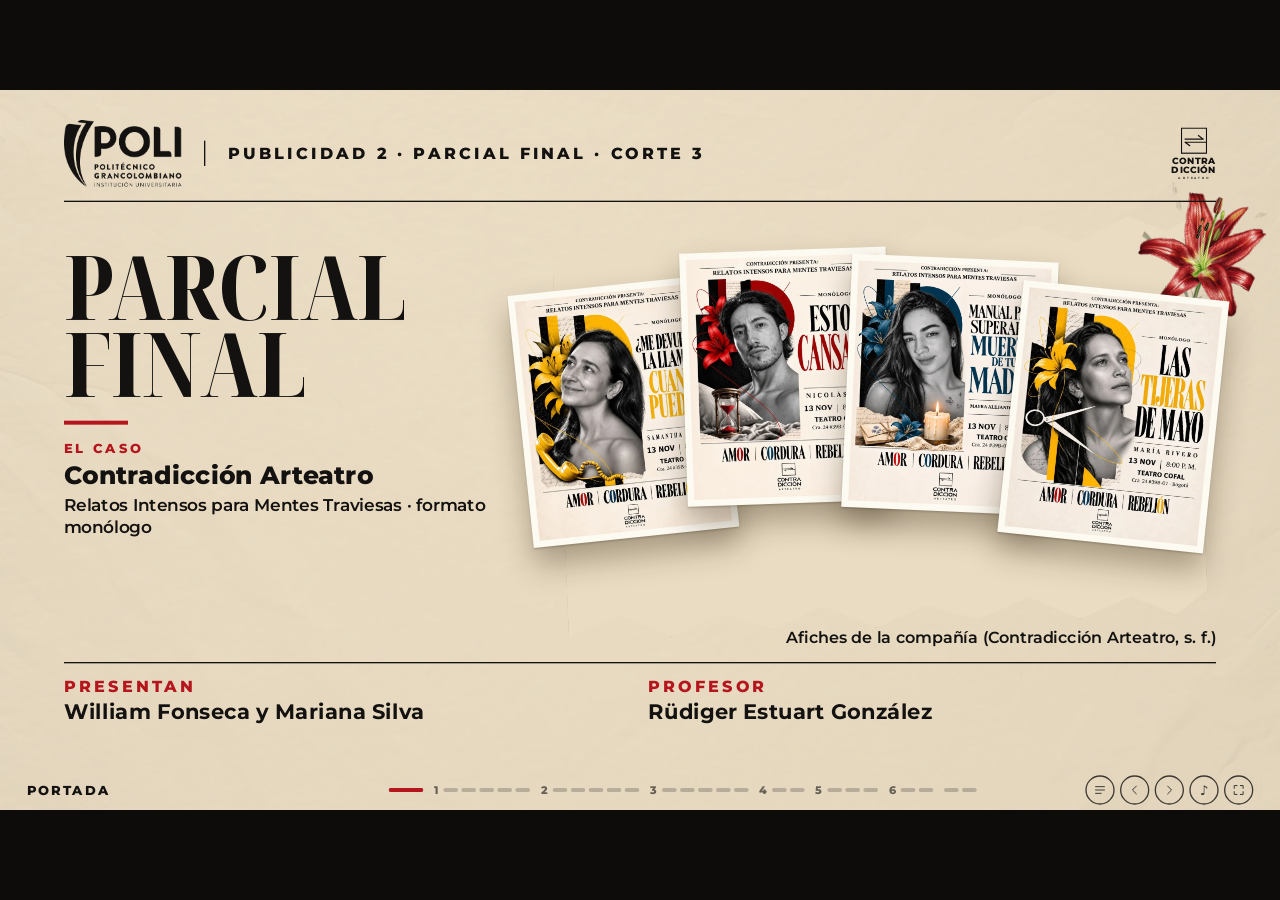
<file: index.html>
<!doctype html>
<html lang="es">
<head>
<meta charset="utf-8">
<meta name="viewport" content="width=device-width, initial-scale=1, viewport-fit=cover">
<title>Relatos de intensos vs. Relatos Intensos · Parcial final</title>
<meta name="description" content="Campaña «Relatos de intensos vs. Relatos Intensos» para Relatos Intensos para Mentes Traviesas, de Contradicción Arteatro. Parcial final de Publicidad 2 · William Fonseca y Mariana Silva.">
<meta property="og:title" content="Relatos de intensos vs. Relatos Intensos">
<meta property="og:description" content="Monólogos para reír… mientras puedas. Campaña para el show de monólogos de Contradicción Arteatro.">
<meta property="og:image" content="assets/kv/kv-1-la-llamada.webp">
<link rel="icon" href="assets/logo/favicon.svg">
<link rel="preload" href="assets/kv/kv-1-la-llamada.webp" as="image">
<link rel="stylesheet" href="css/sistema.css?v=20261120v">
<link rel="stylesheet" href="css/deck.css?v=20261120v">
</head>
<body>

<!-- íconos en línea (sin librerías) -->
<svg width="0" height="0" style="position:absolute" aria-hidden="true">
  <symbol id="logo-ca" viewBox="0 0 100 100"><g fill="none" stroke="currentColor" stroke-width="4.4" stroke-linecap="square"><rect x="3" y="3" width="94" height="94"/><path d="M17 44H84M84 44L67 31"/><path d="M97 56H17M17 56L34 69"/></g></symbol>
  <symbol id="i-persona" viewBox="0 0 24 24"><circle cx="12" cy="8" r="4"/><path d="M4 21c0-4 3.6-7 8-7s8 3 8 7"/></symbol>
  <symbol id="i-maletin" viewBox="0 0 24 24"><rect x="3" y="7" width="18" height="13" rx="2"/><path d="M9 7V5a1 1 0 0 1 1-1h4a1 1 0 0 1 1 1v2M3 13h18"/></symbol>
  <symbol id="i-billete" viewBox="0 0 24 24"><rect x="2.5" y="6" width="19" height="12" rx="2"/><circle cx="12" cy="12" r="2.6"/><path d="M6 9v6M18 9v6"/></symbol>
  <symbol id="i-pin" viewBox="0 0 24 24"><path d="M12 21s-7-6.3-7-11.5a7 7 0 0 1 14 0C19 14.7 12 21 12 21z"/><circle cx="12" cy="9.5" r="2.5"/></symbol>
  <symbol id="i-grupo" viewBox="0 0 24 24"><circle cx="9" cy="8" r="3.2"/><circle cx="17" cy="9" r="2.6"/><path d="M3 20c0-3.3 2.7-6 6-6s6 2.7 6 6M15.5 14.4c3 0 5.5 2.1 5.5 5.6"/></symbol>
  <symbol id="i-celular" viewBox="0 0 24 24"><rect x="7" y="2.5" width="10" height="19" rx="2.2"/><path d="M11 18.5h2"/></symbol>
  <symbol id="i-cubiertos" viewBox="0 0 24 24"><path d="M6 3v7c0 1.2.9 2 2 2s2-.8 2-2V3M8 12v9M16 21V3c2 1 3 3.5 3 7h-3"/></symbol>
  <symbol id="i-taza" viewBox="0 0 24 24"><path d="M4 9h12v5a5 5 0 0 1-5 5H9a5 5 0 0 1-5-5zM16 10.5h1.5a2.5 2.5 0 0 1 0 5H16M8 3v3M12 3v3"/></symbol>
  <symbol id="i-copa" viewBox="0 0 24 24"><path d="M7 3h10l-1 6a4 4 0 0 1-8 0zM12 13v7M8 21h8"/></symbol>
  <symbol id="i-libro" viewBox="0 0 24 24"><path d="M4 19V5a2 2 0 0 1 2-2h13v16H6a2 2 0 0 0-2 2 2 2 0 0 0 2 2h13M8 7h7"/></symbol>
  <symbol id="i-mascara" viewBox="0 0 24 24"><path d="M4 4h16v7a8 8 0 0 1-16 0zM8.5 9.5h.01M15.5 9.5h.01M9 14c1.8 1.4 4.2 1.4 6 0"/></symbol>
  <symbol id="i-birrete" viewBox="0 0 24 24"><path d="M2 9l10-5 10 5-10 5zM6 11v5c3 2.5 9 2.5 12 0v-5M22 9v5"/></symbol>
  <symbol id="i-reloj" viewBox="0 0 24 24"><circle cx="12" cy="12" r="9"/><path d="M12 7v5l3 2"/></symbol>
  <symbol id="i-sofa" viewBox="0 0 24 24"><path d="M4 11V8a2 2 0 0 1 2-2h12a2 2 0 0 1 2 2v3M2 12a2 2 0 0 1 4 0v2h12v-2a2 2 0 0 1 4 0v5H2zM5 17v2M19 17v2"/></symbol>
  <symbol id="i-pregunta" viewBox="0 0 24 24"><circle cx="12" cy="12" r="9"/><path d="M9.5 9.5a2.5 2.5 0 1 1 3.5 2.3c-.7.3-1 .9-1 1.6v.6M12 17h.01"/></symbol>
  <symbol id="i-ciclo" viewBox="0 0 24 24"><path d="M20 12a8 8 0 0 1-14 5.3M4 12a8 8 0 0 1 14-5.3M18 3v4h-4M6 21v-4h4"/></symbol>
  <symbol id="i-moneda" viewBox="0 0 24 24"><circle cx="12" cy="12" r="9"/><path d="M14.5 9.5c-.5-1-1.5-1.5-2.5-1.5-1.4 0-2.5.8-2.5 2s1 1.6 2.5 2 2.5.9 2.5 2-1.1 2-2.5 2c-1 0-2-.5-2.5-1.5M12 6.5V8M12 16v1.5"/></symbol>
  <symbol id="i-ticket" viewBox="0 0 24 24"><path d="M3 7h18v3a2 2 0 0 0 0 4v3H3v-3a2 2 0 0 0 0-4zM14 7v2M14 11v2M14 15v2"/></symbol>
  <symbol id="i-silla" viewBox="0 0 24 24"><path d="M6 11V5a2 2 0 0 1 2-2h8a2 2 0 0 1 2 2v6M4 11h16v5H4zM6 16v4M18 16v4"/></symbol>
  <symbol id="i-ojo" viewBox="0 0 24 24"><path d="M2 12s3.6-7 10-7 10 7 10 7-3.6 7-10 7S2 12 2 12z"/><circle cx="12" cy="12" r="3"/></symbol>
  <symbol id="i-estrella" viewBox="0 0 24 24"><path d="M12 3l2.7 5.6 6.1.9-4.4 4.3 1 6.1L12 17l-5.4 2.9 1-6.1-4.4-4.3 6.1-.9z"/></symbol>
  <symbol id="i-bombillo" viewBox="0 0 24 24"><path d="M9 18h6M10 21h4M12 3a6 6 0 0 0-3.5 10.9c.6.5 1 1.2 1 2V16h5v-.1c0-.8.4-1.5 1-2A6 6 0 0 0 12 3z"/></symbol>
  <symbol id="i-flecha" viewBox="0 0 24 24"><path d="M4 12h16M14 6l6 6-6 6"/></symbol>
  <symbol id="i-check" viewBox="0 0 24 24"><path d="M5 12.5l4.5 4.5L19 7"/></symbol>
  <symbol id="i-play" viewBox="0 0 24 24"><path d="M7 4.5v15l12-7.5z" fill="currentColor"/></symbol>
  <symbol id="i-pausa" viewBox="0 0 24 24"><path d="M8 5v14M16 5v14" stroke-width="3"/></symbol>
  <symbol id="i-sonido" viewBox="0 0 24 24"><path d="M4 9h4l5-4v14l-5-4H4zM16.5 8.5a5 5 0 0 1 0 7M19 6a8.5 8.5 0 0 1 0 12"/></symbol>
  <symbol id="i-mudo" viewBox="0 0 24 24"><path d="M4 9h4l5-4v14l-5-4H4zM17 9.5l5 5M22 9.5l-5 5"/></symbol>
  <symbol id="i-musica" viewBox="0 0 24 24"><path d="M9 18V5l11-2v13"/><circle cx="6.5" cy="18" r="2.5"/><circle cx="17.5" cy="16" r="2.5"/></symbol>
  <symbol id="i-pantalla" viewBox="0 0 24 24"><path d="M4 9V4h5M20 9V4h-5M4 15v5h5M20 15v5h-5"/></symbol>
  <symbol id="i-indice" viewBox="0 0 24 24"><path d="M4 6h16M4 12h16M4 18h10"/></symbol>
  <symbol id="i-izq" viewBox="0 0 24 24"><path d="M15 5l-7 7 7 7"/></symbol>
  <symbol id="i-der" viewBox="0 0 24 24"><path d="M9 5l7 7-7 7"/></symbol>
  <symbol id="i-camara" viewBox="0 0 24 24"><rect x="2.5" y="6" width="13" height="12" rx="2"/><path d="M15.5 10.5l6-3.5v10l-6-3.5"/></symbol>
  <symbol id="i-onda" viewBox="0 0 24 24"><path d="M3 12h1M6.5 9v6M10 5v14M13.5 8v8M17 6v12M20.5 10v4"/></symbol>
  <symbol id="i-texto" viewBox="0 0 24 24"><path d="M5 7V4h14v3M12 4v16M9 20h6"/></symbol>
  <symbol id="i-forma" viewBox="0 0 24 24"><circle cx="8" cy="8" r="4.5"/><rect x="12.5" y="12.5" width="8.5" height="8.5"/><path d="M3 21l4-7 4 7z"/></symbol>
  <symbol id="i-radio" viewBox="0 0 24 24"><rect x="3" y="9" width="18" height="12" rx="2"/><circle cx="15.5" cy="15" r="3"/><path d="M6 13h4M6 16h4M7 9l10-5"/></symbol>
  <symbol id="i-imagen" viewBox="0 0 24 24"><rect x="3" y="4" width="18" height="16" rx="2"/><circle cx="8.5" cy="9.5" r="1.8"/><path d="M21 16l-5-5-9 9"/></symbol>
  <symbol id="i-telefono" viewBox="0 0 24 24"><path d="M5 3h4l2 5-2.5 1.5a11 11 0 0 0 6 6L16 13l5 2v4a2 2 0 0 1-2 2A16 16 0 0 1 3 5a2 2 0 0 1 2-2z"/></symbol>
  <symbol id="i-trago" viewBox="0 0 24 24"><path d="M5 4h14l-7 8zM12 12v8M8 20h8M15 4l3-2"/></symbol>
  <symbol id="i-corazon" viewBox="0 0 24 24"><path d="M12 20s-8-4.7-8-10.5A4.5 4.5 0 0 1 12 7a4.5 4.5 0 0 1 8 2.5C20 15.3 12 20 12 20z"/></symbol>
  <symbol id="i-comillas" viewBox="0 0 24 24"><path d="M4 17c3 0 5-2 5-5V7H4v5h5M14 17c3 0 5-2 5-5V7h-5v5h5"/></symbol>
  <symbol id="i-risa" viewBox="0 0 24 24"><circle cx="12" cy="12" r="9"/><path d="M7.5 13.5c1 2.4 2.6 3.5 4.5 3.5s3.5-1.1 4.5-3.5zM8.5 9.5h.01M15.5 9.5h.01"/></symbol>
  <symbol id="i-sorpresa" viewBox="0 0 24 24"><circle cx="12" cy="12" r="9"/><circle cx="12" cy="15.5" r="2.2"/><path d="M8.5 10h.01M15.5 10h.01M7.5 7l2-1M16.5 7l-2-1"/></symbol>
  <symbol id="i-triste" viewBox="0 0 24 24"><circle cx="12" cy="12" r="9"/><path d="M8.5 16.5c1-1.3 2.2-2 3.5-2s2.5.7 3.5 2M8.5 10h.01M15.5 10h.01M8.5 12.5v2"/></symbol>
  <symbol id="i-asco" viewBox="0 0 24 24"><circle cx="12" cy="12" r="9"/><path d="M8 15.5c1.5-1 2.5 0 4 0s2.5-1 4 0M7.8 9.4l2.2 1.1M16.2 9.4L14 10.5"/></symbol>
  <symbol id="i-arena" viewBox="0 0 24 24"><path d="M7 3h10M7 21h10M8 3v3l4 6-4 6v3M16 3v3l-4 6 4 6v3"/></symbol>
  <symbol id="i-calendario" viewBox="0 0 24 24"><rect x="3" y="5" width="18" height="16" rx="2"/><path d="M3 10h18M8 3v4M16 3v4M8 14h2M14 14h2M8 17h2M14 17h2"/></symbol>
  <symbol id="i-abajo" viewBox="0 0 24 24"><path d="M7 13V4H4v9zM7 13l4 7c1.5 0 2.3-1.2 2-2.6L12.4 15H18a2 2 0 0 0 2-2.3l-1-6A2 2 0 0 0 17 5H7"/></symbol>
  <symbol id="i-foco" viewBox="0 0 24 24"><path d="M12 2v3M4.2 5.2l2.1 2.1M19.8 5.2l-2.1 2.1M6 21l3-11h6l3 11z"/></symbol>
  <symbol id="i-chat" viewBox="0 0 24 24"><path d="M4 5h16v11H9l-5 4z"/></symbol>
  <symbol id="i-escenario" viewBox="0 0 24 24"><path d="M3 20h18M4 20V9a8 4 0 0 1 16 0v11M8 20v-6h8v6"/></symbol>
  <symbol id="i-pluma" viewBox="0 0 24 24"><path d="M4 20l4-1 11-11-3-3L5 16zM14 6l3 3"/></symbol>
  <symbol id="i-reinicio" viewBox="0 0 24 24"><path d="M4.5 12a7.5 7.5 0 1 0 2.2-5.3M4 4v4h4"/></symbol>
  <symbol id="i-cama" viewBox="0 0 24 24"><path d="M3 18V7M3 14h18v4M21 14v-2a3 3 0 0 0-3-3h-7v5"/><circle cx="7" cy="11" r="1.8"/></symbol>
</svg>

<div id="marco">
<main id="escena" data-tono="claro">

<!-- ============ PORTADA ============ -->
<section class="lam portada" id="portada" data-titulo="Portada" data-tapa="0">
  <div class="pa-barra a a-baja"><img class="pa-logo" src="assets/logo/poli-negro.png" alt="Politécnico Grancolombiano · Institución Universitaria"><span>Publicidad 2 · Parcial final · Corte 3</span></div>
  <div class="pa-ca a a-baja" style="--d:.2s" aria-label="Contradicción Arteatro"><span class="logo-ca"><svg><use href="#logo-ca"/></svg><span class="n">CONTRA<br>DICCIÓN</span><span class="a">ARTEATRO</span></span></div>
  <i class="pa-filete pa-f-sup a a-mask" style="--d:.25s"></i>
  <div class="pa-txt">
    <div class="pa-et a a-sube" style="--d:.35s">Publicidad 2 · Corte 3</div>
    <h1 class="pa-tit disp kin" style="--d:.45s">Parcial<br>final</h1>
    <i class="pa-corto a a-mask" style="--d:1s"></i>
    <div class="pa-caso a a-sube" style="--d:1.1s"><span>El caso</span><b>Contradicción Arteatro</b><em>Relatos Intensos para Mentes Traviesas · formato monólogo</em></div>
  </div>
  <div class="pa-papel rasgado a a-izq" style="--d:.3s"></div>
  <img class="pa-lirio a a-pop" style="--d:1.3s" src="assets/collage/lirio-rojo.webp" alt="">
  <figure class="pa-af pa-af-1 a a-sube" style="--d:.55s"><img src="assets/afiches/afiche-llamada.webp" alt="Afiche de «¿Me devuelves la llamada cuando puedas?», de Samantha Agudelo"></figure>
  <figure class="pa-af pa-af-2 a a-sube" style="--d:.7s"><img src="assets/afiches/afiche-cansado.webp" alt="Afiche de «Estoy cansado», de Nicolás Revi"></figure>
  <figure class="pa-af pa-af-3 a a-sube" style="--d:.85s"><img src="assets/afiches/afiche-manual.webp" alt="Afiche de «Manual para superar la muerte de tu madre», de Mayra Alejandra Frade"></figure>
  <figure class="pa-af pa-af-4 a a-sube" style="--d:1s"><img src="assets/afiches/afiche-tijeras.webp" alt="Afiche de «Las tijeras de mayo», de María Rivero"></figure>
  <div class="pa-pie a a-sube" style="--d:1.4s">Afiches de la compañía (Contradicción Arteatro, s. f.)</div>
  <i class="pa-filete pa-f-inf a a-mask" style="--d:1.3s"></i>
  <div class="pa-cred a a-sube" style="--d:1.5s">
    <div><span>Presentan</span><b>William Fonseca y Mariana Silva</b></div>
    <div><span>Profesor</span><b>Rüdiger Estuart González</b></div>
  </div>
</section>

<!-- ============ TAPA 1 ============ -->
<section class="lam tapa" id="tapa-1" data-titulo="1 · Buyer persona" data-tapa="1" data-sub="0" data-tono="oscuro" style="--fondo:var(--rojo);--arco:var(--crema);--num:var(--rojo);--txt:var(--crema)">
  <div class="t-arco a a-arco"><span class="t-num disp">1</span></div>
  <img class="t-lirio a a-pop" style="--d:.9s" src="assets/collage/lirio-amarillo.webp" alt="">
  <div class="t-txt">
    <div class="et a a-sube" style="--d:.3s">Punto 1 del caso</div>
    <h2 class="t-tit disp kin" style="--d:.35s">Buyer persona</h2>
    <p class="t-pide a a-sube" style="--d:.65s">Lo construimos con la función del 13 de noviembre en Casa Teatro Cofal, sus redes y datos de Bogotá.</p>
    <ol class="t-lista">
      <li class="a a-sube" style="--d:.85s"><b>1a</b>Perfil del público</li>
      <li class="a a-sube" style="--d:.95s"><b>1b</b>Emociones y sentimientos</li>
      <li class="a a-sube" style="--d:1.05s"><b>1c</b>Conflictos y necesidades</li>
      <li class="a a-sube" style="--d:1.15s"><b>→</b>Cierre: Natalia, nuestro buyer persona</li>
    </ol>
  </div>
</section>

<!-- 1a · PERFIL -->
<section class="lam" id="perfil" data-titulo="1a · Perfil del público" data-tapa="1" data-sub="1" data-rot="1a">
  <header class="enc"><div class="rot"></div><h2 class="tit largo kin">Perfil del público interesado en este tipo de espectáculos</h2></header>
  <div class="chips perfil-chips a a-sube" style="--d:.5s"><span data-p="1" data-hasta="1">Quiénes son</span><span data-p="2" data-hasta="2">Dónde están</span><span data-p="3" data-hasta="3">Cuánto pesa el teatro</span><span data-p="4" data-hasta="4">Lo que nos dice</span><span data-p="5">Su público en una frase</span></div>
  <div class="panel a a-blur" style="--top:420px" data-p="0" data-hasta="0"><p class="grande kin" style="--d:.7s">Quién va a ver monólogos, dónde vive su plan y qué nos dicen los datos de Bogotá.</p></div>
  <div class="panel a a-blur" style="--top:420px" data-p="1" data-hasta="1">
    <div class="q-pict"><div class="pictos" data-pictos="51"></div><p>De cada 100 que van a teatro: <b>51 mujeres</b> y <b>49 hombres</b></p><small class="cita">Cálculo propio con datos de la Secretaría de Cultura, Recreación y Deporte [SCRD] (2025)</small></div>
    <div class="q-datos"><div class="num-xl"><span data-cuenta="25">25</span>–<span data-cuenta="35">35</span><small>años</small></div><small class="cita">Rango de edad: caso del parcial (Estuart González, 2026)</small>
      <ul><li>Profesionales, muchos recién salidos de la oficina<small class="cita">Observación en Casa Teatro Cofal (Fonseca y Silva, 2026)</small></li><li>Clase media: el teatro queda en Teusaquillo, un barrio de estratos 3 y 4<small class="cita">(Secretaría Distrital de la Mujer, 2022)</small></li><li>Ganan de 3 a 4 salarios mínimos<small class="cita">Estimado con datos del Observatorio Laboral para la Educación (como se citó en RCN Radio, 2026) y el Decreto 1469 de 2025</small></li></ul></div>
  </div>
  <div class="panel a a-blur" style="--top:420px" data-p="2" data-hasta="2">
    <div class="mapa">
      <svg viewBox="0 0 720 600" aria-hidden="true"><path class="via" d="M-40 470C160 420 300 300 760 250"/><circle class="radio" cx="360" cy="300" r="270"/><circle class="radio2" cx="360" cy="300" r="140"/><circle class="pin" cx="360" cy="300" r="16"/><text class="lbl" x="380" y="292">LA SALA</text><text class="lbl" x="560" y="560">RADIO DE 700 m</text></svg>
      <div class="burb" style="left:360px;top:70px"><svg class="ic"><use href="#i-cubiertos"/></svg><b data-cuenta="114">114</b><span>restaurantes</span></div>
      <div class="burb" style="left:600px;top:190px"><svg class="ic"><use href="#i-taza"/></svg><b data-cuenta="54">54</b><span>cafés</span></div>
      <div class="burb" style="left:600px;top:420px"><svg class="ic"><use href="#i-copa"/></svg><b data-cuenta="32">32</b><span>bares</span></div>
      <div class="burb" style="left:360px;top:520px"><svg class="ic"><use href="#i-libro"/></svg><b data-cuenta="16">16</b><span>librerías</span></div>
      <div class="burb" style="left:120px;top:420px"><svg class="ic"><use href="#i-mascara"/></svg><b data-cuenta="5">5</b><span>teatros</span></div>
      <div class="burb" style="left:120px;top:190px"><svg class="ic"><use href="#i-birrete"/></svg><b data-cuenta="15">15</b><span>sedes de educación superior</span></div>
    </div>
    <div class="mapa-txt"><span class="et r">El Park Way</span><p>Casas adaptadas con cafés, librerías, bares y teatros sobre un separador arborizado.</p><p>Negocios de dueños independientes y de precio medio: ninguna marca de lujo.</p><p>Antes o después de la función, la gente come o toma algo en la zona.</p><small class="cita">Conteo propio en un radio de 700 m (OpenStreetMap, 2026)</small></div>
  </div>
  <div class="panel a a-blur" style="--top:420px" data-p="3" data-hasta="3">
    <div class="medidores">
      <div class="med"><b><span data-cuenta="30.8" data-dec="1">30,8</span><i>%</i></b><div><p>de los bogotanos vio teatro en el último año: en sala o en línea, pagando o gratis</p><div class="barra"><i style="--v:30.8%;--c:var(--amarillo)"></i></div><small class="cita">SCRD (2025), como se citó en Radio Nacional de Colombia (s. f.)</small></div></div>
      <div class="med"><b><span data-cuenta="5.8" data-dec="1">5,8</span><i>%</i></b><div><p>pagó boleta para ver teatro, danza o circo. No se contradicen: ver teatro es común; pagar por verlo, no. Quien paga ya está dispuesto a comprar boleta</p><small class="cita">Cálculo propio con datos de SCRD (2025)</small><div class="barra"><i style="--v:5.8%"></i></div></div></div>
      <div class="med"><b><span data-cuenta="38" data-dec="0">38</span><i>%</i></b><div><p>de quienes no fueron dice que no tuvo tiempo por el trabajo o el estudio: es la barrera principal</p><div class="barra"><i style="--v:38%;--c:var(--azul)"></i></div><small class="cita">SCRD (2025), como se citó en Radio Nacional de Colombia (s. f.)</small></div></div>
      <div class="med"><b>2–3<i>%</i></b><div><p>de un salario mínimo cuesta una boleta ($35.000 a $50.000)</p><small class="cita">Precios: Tickean (2026) y Kiosko Teatral (2024); salario mínimo: Decreto 1469 de 2025</small></div></div>
    </div>
    
  </div>
  <div class="panel caja-negra a a-blur" style="--top:420px" data-p="4" data-hasta="4">
    <div class="dice"><span class="et">Lo que nos dice</span><ol>
      <li><i>1</i><span>Es <b>clase media</b> que estudia o trabaja cerca y busca <b>un plan completo a precio medio</b>, no lujo.</span></li>
      <li><i>2</i><span>Viene por <b>la función</b>, no por la comodidad: la sala es <b>pequeña y sencilla</b>.</span></li>
      <li><i>3</i><span>Es joven-adulto y viene a <b>pasarla bien, participar y conversar</b>.</span></li>
      <li><i>4</i><span>Lo mueve <b>lo personal</b>: en Instagram, el post de «Manual para superar la muerte de tu madre», sobre el duelo real de su autora, tuvo <b>167 «me gusta»</b>, más del doble que los demás (Contradicción Arteatro, s. f.).</span></li>
      <li><i>5</i><span><b>Hombres y mujeres por igual</b>. Pocos pagan por teatro, pero quien paga <b>ya está dispuesto a comprar boleta</b>; su gran freno es <b>el tiempo</b>.</span></li></ol></div>
  </div>
  <div class="panel a a-blur" style="--top:400px" data-p="5">
    <div class="frase-xl"><span class="et">Su público, en una frase</span><p class="kin" style="--d:.3s">Profesionales de 25 a 35 años, de clase media, que salen del trabajo buscando un plan distinto: <mark>una función y algo para comer o tomar en el Park Way.</mark></p><small>Hombres y mujeres por igual · 3 a 4 salarios mínimos · no son expertos en teatro</small></div>
  </div>
</section>

<!-- 1b · EMOCIONES Y SENTIMIENTOS -->
<section class="lam oscura" id="noche" data-titulo="1b · Emociones y sentimientos" data-tapa="1" data-sub="2" data-rot="1b" data-tono="oscuro">
  <header class="enc"><div class="rot"></div><h2 class="tit largo kin">Emociones y sentimientos que pueden emerger en este tipo de experiencias</h2></header>
  <p class="emo7 a a-sube" style="--d:.6s">Las 7 emociones básicas (Ekman, 1992; Ekman y Cordaro, 2011), como en el ejercicio de Huggies: <b>Alegría, Tristeza, Furia, Temor, Desagrado, Sorpresa y Desprecio</b>.</p>
  <svg class="curva" viewBox="0 0 1728 300" aria-hidden="true">
    <path class="guia" d="M0 250H1728"/>
    <path class="seg dib" data-p="1" pathLength="1" d="M0 230C70 230 70 215 140 215"/>
    <path class="seg dib" data-p="2" pathLength="1" d="M140 215C285 215 285 150 430 150"/>
    <path class="seg dib" data-p="3" pathLength="1" d="M430 150C575 150 575 50 720 50"/>
    <path class="seg dib" data-p="4" pathLength="1" d="M720 50C865 50 865 240 1010 240"/>
    <path class="seg dib" data-p="5" pathLength="1" d="M1010 240C1155 240 1155 160 1300 160"/>
    <path class="seg dib" data-p="6" pathLength="1" d="M1300 160C1440 160 1440 30 1580 30C1650 30 1690 28 1728 26"/>
    <g class="nodo" data-p="1"><circle cx="140" cy="215" r="15"/><text x="140" y="290">Antes</text></g>
    <g class="nodo" data-p="2"><circle cx="430" cy="150" r="15"/><text x="430" y="290">Al empezar</text></g>
    <g class="nodo" data-p="3"><circle cx="720" cy="50" r="15"/><text x="720" y="290">Entiende</text></g>
    <g class="nodo" data-p="4"><circle cx="1010" cy="240" r="15"/><text x="1010" y="290">El giro</text></g>
    <g class="nodo" data-p="5"><circle cx="1300" cy="160" r="15"/><text x="1300" y="290">Lo incómodo</text></g>
    <g class="nodo" data-p="6"><circle cx="1580" cy="30" r="15"/><text x="1580" y="290">Al final</text></g>
  </svg>
  <div class="panel momento a a-blur" data-p="0" data-hasta="0"><span class="et">Lo que vimos en la sala el 13 de noviembre (Fonseca y Silva, 2026)</span><p class="kin" style="--d:.6s">Momento a momento: la emoción básica que aparece y el sentimiento que deja.</p></div>
  <div class="panel momento a a-blur" data-p="1" data-hasta="1"><span class="et">1 · Antes de entrar</span><h3>Todavía no hay emoción básica</h3><p>Duda («¿será aburrido?») y curiosidad: son estados, no emociones.</p></div>
  <div class="panel momento a a-blur" data-p="2" data-hasta="2"><span class="et">2 · Los primeros minutos · emoción → sentimiento</span><h3>Sorpresa <i>→</i> <em>intriga</em></h3><p class="ctx"><b>Monólogo 1 de 4 · «¿Me devuelves la llamada cuando puedas?», de Samantha Agudelo.</b> Una mujer salta entre su infancia, su adolescencia y una cita médica que le cambia la vida.</p><p>Por esos saltos en el tiempo, al principio la gente se confundió.</p><p>Y la confusión siguió: al salir, conversando, varios compañeros habían entendido la obra de forma totalmente diferente.</p></div>
  <div class="panel momento a a-blur" data-p="3" data-hasta="3"><span class="et">3 · Cuando entiende de qué va · emoción → sentimiento</span><h3>Alegría (la risa) <i>→</i> <em>complicidad</em></h3><p class="ctx"><b>Monólogo 2 de 4 · «Estoy cansado», de Nicolás Revi.</b> Un actor hace una audición y cuenta la noche en que conoció a alguien que le cambió la vida, mientras el director lo interrumpe una y otra vez.</p><p>El público se rió con esas interrupciones del casting.</p></div>
  <div class="panel momento a a-blur" data-p="4" data-hasta="4"><span class="et">4 · Cuando la historia gira · emoción → sentimiento</span><h3>Tristeza <i>→</i> <em>identificación y empatía</em></h3><p class="ctx"><b>Monólogo 3 de 4 · «Manual para superar la muerte de tu madre», de Mayra Alejandra Frade.</b> Una coach vende un manual de cuatro pasos para superar el duelo, hasta que se quiebra: ella tampoco lo ha superado.</p><p>La gente pensó en alguien que perdió.</p></div>
  <div class="panel momento a a-blur" data-p="5" data-hasta="5"><span class="et">5 · En los momentos incómodos · emoción → sentimiento</span><h3>Desagrado <i>→</i> <em>una tensión que la mantiene atenta</em></h3><p class="ctx"><b>Monólogo 4 de 4 · «Las tijeras de mayo», de María Rivero.</b> Una mujer se presenta como en una entrevista de trabajo y su hoja de vida deja ver que fue detenida en los años setenta.</p><p>El público recordó la historia del país y se incomodó.</p></div>
  <div class="panel momento a a-blur" data-p="6" data-hasta="6"><span class="et">6 · Al final · emoción → sentimiento</span><h3>Alegría <i>→</i> <em>satisfacción y ganas de contarlo</em></h3><p>Admiración por los artistas: salen conversando.</p></div>
  <div class="panel momento a a-blur" data-p="7"><span class="et">Lo que nos dice</span><p class="grande kin" style="margin-top:14px">Pasa por todo en una sola noche: se ríe, se conmueve, se incomoda y aprende. Lo que más valora es <mark>salir con algo que contar</mark>.</p></div>
</section>

<!-- 1c · CONFLICTOS Y NECESIDADES -->
<section class="lam" id="frenos" data-titulo="1c · Conflictos y necesidades" data-tapa="1" data-sub="3" data-rot="1c">
  <header class="enc"><div class="rot"></div><h2 class="tit largo kin">Posibles conflictos y necesidades de este perfil</h2></header>
  <div class="par-cab a a-sube" style="--d:.5s"><span class="et r">Lo que los frena</span><span class="et" style="color:var(--azul)">Lo que necesitan</span></div>
  <div class="pares">
    <div class="par" data-p="1"><div class="pa-i"><b>El cansancio y el tiempo</b><span><em>Salen tarde y el sofá compite.</em></span></div><div class="pa-c"><i></i><span><svg class="ic"><use href="#i-sofa"/></svg></span><i></i></div><div class="pa-d"><b>Un plan fácil</b><span><em>Cerca, a las 8 p. m. y con boletas en línea.</em></span></div></div>
    <div class="par" data-p="2"><div class="pa-i"><b>«El teatro es para entendidos»</b><span><em>Creen que hay que saber del tema.</em></span></div><div class="pa-c"><i></i><span><svg class="ic"><use href="#i-pregunta"/></svg></span><i></i></div><div class="pa-d"><b>Saber rápido qué van a ver</b><span><em>Y que es entretenido.</em></span></div></div>
    <div class="par" data-p="3"><div class="pa-i"><b>La rutina</b><span><em>Siempre los mismos planes.</em></span></div><div class="pa-c"><i></i><span><svg class="ic"><use href="#i-ciclo"/></svg></span><i></i></div><div class="pa-d"><b>Algo distinto</b><span><em>Que valga la pena contar.</em></span></div></div>
    <div class="par" data-p="4"><div class="pa-i"><b>El precio</b><span><em>Frente a una comida o un concierto.</em></span></div><div class="pa-c"><i></i><span><svg class="ic"><use href="#i-moneda"/></svg></span><i></i></div><div class="pa-d"><b>Que valga la pena</b><span><em>Reírse, conmoverse y aprender en una noche.</em></span></div></div>
    <div class="par" data-p="5"><div class="pa-i"><b>Coordinar al grupo</b><span><em>Armar la noche cuesta.</em></span></div><div class="pa-c"><i></i><span><svg class="ic"><use href="#i-grupo"/></svg></span><i></i></div><div class="pa-d"><b>Un plan completo</b><span><em>Función y algo para comer o tomar.</em></span></div></div>
    <div class="par" data-p="6"><div class="pa-i"><b>Que la sala se llene</b><span><em>Antes de comprar.</em></span></div><div class="pa-c"><i></i><span><svg class="ic"><use href="#i-silla"/></svg></span><i></i></div><div class="pa-d"><b>Comprar con tiempo</b><span><em>Para asegurar el puesto.</em></span></div></div>
  </div>
  <div class="concl a a-mask" data-p="7"><span class="et">Lo que nos dice</span><p>Si el plan es <b>claro, fácil y completo</b>, y promete algo <b>distinto</b>, le gana al cansancio y a la rutina.</p></div>
</section>

<!-- CIERRE DEL PUNTO 1 · NATALIA -->
<section class="lam oscura" id="natalia" data-titulo="Cierre del punto 1 · Natalia" data-tapa="1" data-sub="4" data-rot="Cierre del punto 1" data-tono="oscuro">
  <div class="n-bloque a a-izq" style="--d:.2s"></div>
  <div class="n-foto a a-arco"><img src="assets/kv/buyer-persona.jpg" alt="Natalia, el buyer persona"></div>
  <img class="n-lirio a a-pop" style="--d:.9s" src="assets/collage/lirio-amarillo.webp" alt="">
  <div class="n-tira rasgado a a-izq" style="--d:.6s"><span class="disp">Natalia, 29</span></div>
  <header class="enc n-enc"><div class="rot"></div><h2 class="tit kin">Natalia, nuestro buyer persona</h2><p class="intro">Todo el punto 1 en una sola persona, contado como su historia.</p></header>
  <div class="escena-n a a-blur" data-p="0" data-hasta="0"><span class="et"><i>1 / 7</i>Ella es Natalia</span><p class="narra">Tiene <mark>29 años</mark>, es profesional y trabaja en una oficina en el centro-norte de Bogotá. Gana unos tres salarios mínimos y prefiere gastar en <mark>planes antes que en cosas</mark>.</p></div>
  <div class="escena-n a a-blur" data-p="1" data-hasta="1"><span class="et"><i>2 / 7</i>Su semana</span><p class="narra">Entre semana su vida es reuniones, pantalla y trancón. Cuando tiene una noche libre quiere salir, pero <mark>no al bar ni al cine de siempre</mark>.</p></div>
  <div class="escena-n a a-blur" data-p="2" data-hasta="2"><span class="et"><i>3 / 7</i>Es curiosa</span><p class="narra">Se entera de los planes por Instagram y por lo que le cuentan sus amigos. Antes de comprar se pregunta tres cosas: <mark>¿qué voy a ver?, ¿me voy a divertir? y ¿vale lo que cuesta?</mark></p></div>
  <div class="escena-n a a-blur" data-p="3" data-hasta="3"><span class="et"><i>4 / 7</i>Se ríe y se siente cómplice</span><p class="narra">En la función, al principio se descoloca. Pero cuando entiende la historia, <mark>se ríe y se siente cómplice</mark>, como si se la estuvieran contando a ella.</p></div>
  <div class="escena-n a a-blur" data-p="4" data-hasta="4"><span class="et"><i>5 / 7</i>Es muy sentimental</span><p class="narra">Cuando la historia da un giro, se queda en silencio: <mark>se identifica y piensa en alguien</mark> que quiere o que perdió.</p></div>
  <div class="escena-n a a-blur" data-p="5" data-hasta="5"><span class="et"><i>6 / 7</i>Sale satisfecha</span><p class="narra">Sale <mark>admirando a los artistas</mark> y con ganas de contarlo. Lo que la frena es el cansancio y la idea de que el teatro es para entendidos; por eso necesita <mark>saber rápido qué va a ver</mark> y un plan fácil.</p></div>
  <div class="escena-n a a-blur" data-p="6"><span class="et"><i>7 / 7</i>Por qué ella</span><p class="narra">Natalia no existe, pero es la cara de la mayoría del público que la marca necesita: <mark>la que viene, recomienda el show y vuelve</mark>.</p></div>
</section>

<!-- ============ TAPA 2 ============ -->
<section class="lam tapa" id="tapa-2" data-titulo="2 · Insight" data-tapa="2" data-sub="0" data-tono="oscuro" style="--fondo:var(--azul);--arco:var(--crema);--num:var(--azul);--txt:var(--crema)">
  <div class="t-arco a a-arco"><span class="t-num disp">2</span></div>
  <img class="t-lirio a a-pop" style="--d:.9s" src="assets/collage/lirio-rojo.webp" alt="">
  <div class="t-txt">
    <div class="et a a-sube" style="--d:.3s">Punto 2 del caso</div>
    <h2 class="t-tit disp kin" style="--d:.35s">Insight</h2>
    <p class="t-pide a a-sube" style="--d:.65s">Un insight poderoso, con el método de clase: «¿si ha visto cuando…?», «¿qué pasaría si…?», emociones, miedos e insights.</p>
    <ol class="t-lista">
      <li class="a a-sube" style="--d:.85s"><b>2.1</b>¿Si ha visto cuando…? ↔ ¿Qué pasaría si…?</li>
      <li class="a a-sube" style="--d:.95s"><b>2.2</b>Emociones y miedos</li>
      <li class="a a-sube" style="--d:1.05s"><b>2.3</b>De 11 insights, el principal</li>
      <li class="a a-sube" style="--d:1.15s"><b>2.4</b>Por qué es el principal</li>
    </ol>
  </div>
</section>

<!-- 2.1 · SI HA VISTO CUANDO ↔ QUÉ PASARÍA SI -->
<section class="lam" id="observar" data-titulo="¿Si ha visto cuando…? ↔ ¿Qué pasaría si…?" data-tapa="2" data-sub="1">
  <header class="enc"><div class="rot"></div><h2 class="tit kin">¿Si ha visto cuando…? ↔<br>¿Qué pasaría si…?</h2></header>
  <div class="riel a a-sube" style="--d:.5s"><span data-p="1">1</span><span data-p="2">2</span><span class="pista" data-p="3">3</span><span data-p="4">4</span><span class="pista" data-p="5">5</span><span data-p="6">6</span><span data-p="7">7</span><span class="pista" data-p="8">8</span><em data-p="9">Las pistas más fuertes: los «Si ha visto cuando» 3, 5 y 8</em></div>
  <div class="panel par-sv a a-blur" data-p="1" data-hasta="1"><div class="sv-l"><span class="et">¿Si ha visto cuando alguien…</span><p>…sale de una obra aplaudiendo con cara de experta y, ya en la calle, le pregunta en voz baja a la amiga «¿y tú sí entendiste?»?</p></div><div class="sv-c"><b>1</b></div><div class="sv-r"><span class="et">¿Qué pasaría si…</span><p>…la marca le recordara que ya es experta en monólogos: se ha aguantado el de su ex, el del amigo y el del jefe, y los entendió todos?</p></div></div>
  <div class="panel par-sv a a-blur" data-p="2" data-hasta="2"><div class="sv-l"><span class="et">¿Si ha visto cuando alguien…</span><p>…para ir a cine solo pregunta «¿a qué hora?», pero para ir a teatro pregunta «¿de qué se trata?, ¿es chistosa?, ¿sí vale la pena?»?</p></div><div class="sv-c"><b>2</b></div><div class="sv-r"><span class="et">¿Qué pasaría si…</span><p>…la marca le respondiera de entrada esas tres preguntas, para que ir a un monólogo fuera como ir a cine y la única duda fuera «¿a qué hora?»?</p></div></div>
  <div class="panel par-sv a a-blur" data-p="3" data-hasta="3"><div class="sv-l"><span class="et">¿Si ha visto cuando alguien…</span><p>…pregunta «¿qué hacemos hoy?» y, después de mil propuestas, terminan otra vez en el bar de siempre, oyendo al amigo borracho hablar de su ex?</p></div><div class="sv-c"><b>3</b></div><div class="sv-r"><span class="et">¿Qué pasaría si…</span><p>…justo cuando el amigo arranca otra vez con su ex, la marca le diera al grupo una salida: una noche en la que el monólogo sí lo escogen ellos?</p></div></div>
  <div class="panel par-sv a a-blur" data-p="4" data-hasta="4"><div class="sv-l"><span class="et">¿Si ha visto cuando alguien…</span><p>…le responde una historia de Instagram a un amigo con un «¿y eso dónde es? ¡Lléveme la próxima!»?</p></div><div class="sv-c"><b>4</b></div><div class="sv-r"><span class="et">¿Qué pasaría si…</span><p>…en cada función dejáramos una silla vacía con un letrero, «Reservada para el que siempre dice "lléveme la próxima"», y la publicáramos en Instagram?</p></div></div>
  <div class="panel par-sv a a-blur" data-p="5" data-hasta="5"><div class="sv-l"><span class="et">¿Si ha visto cuando alguien…</span><p>…se oye completo el audio de 10 minutos del amigo que no supera a su ex, pero dice que un monólogo le da pereza?</p></div><div class="sv-c"><b>5</b></div><div class="sv-r"><span class="et">¿Qué pasaría si…</span><p>…le mostráramos a todos que un monólogo puede ser más entretenido que ese audio de 10 minutos que ni en 2x se acaba?</p></div></div>
  <div class="panel par-sv a a-blur" data-p="6" data-hasta="6"><div class="sv-l"><span class="et">¿Si ha visto cuando alguien…</span><p>…sale de la función diciendo «ese monólogo fue como ver a mi ex parado en la tarima con otro nombre» y esa misma noche le manda a su grupo de WhatsApp una nota de voz de cinco minutos contando toda la historia?</p></div><div class="sv-c"><b>6</b></div><div class="sv-r"><span class="et">¿Qué pasaría si…</span><p>…cada pieza cerrara invitando a mandar a un número de WhatsApp una nota de voz con su propio monólogo, y las mejores historias inspiraran la siguiente temporada?</p></div></div>
  <div class="panel par-sv a a-blur" data-p="7" data-hasta="7"><div class="sv-l"><span class="et">¿Si ha visto cuando alguien…</span><p>…en plena función, se ríe a carcajadas y un segundo después se queda callada porque la historia le recordó a su ex?</p></div><div class="sv-c"><b>7</b></div><div class="sv-r"><span class="et">¿Qué pasaría si…</span><p>…mostráramos ese segundo exacto en el que la risa se corta porque la historia del artista se parece a la de uno?</p></div></div>
  <div class="panel par-sv a a-blur" data-p="8" data-hasta="8"><div class="sv-l"><span class="et">¿Si ha visto cuando alguien…</span><p>…sale de la oficina jurando «hoy sí salgo» y a las 8 de la noche ya está en pijama, con el celular en la oreja, oyendo a su ex, que no para de hablar?</p></div><div class="sv-c"><b>8</b></div><div class="sv-r"><span class="et">¿Qué pasaría si…</span><p>…le pusiéramos un contador a esa llamada, para que viera cuántas horas de monólogo se aguantó gratis?</p></div></div>
  <div class="panel pistas a a-blur" data-p="9">
    <div class="pista-f"><b>3</b><p>…después de mil propuestas terminan otra vez en el bar de siempre, oyendo al amigo borracho hablar de su ex.</p><p>…la marca le diera al grupo una salida: una noche en la que el monólogo sí lo escogen ellos.</p></div>
    <div class="pista-f"><b>5</b><p>…se oye completo el audio de 10 minutos del amigo que no supera a su ex, pero un monólogo le da pereza.</p><p>…le mostráramos a todo el mundo ese audio de 10 minutos que ni en 2x se acaba.</p></div>
    <div class="pista-f"><b>8</b><p>…a las 8 de la noche ya está en pijama, con el celular en la oreja, oyendo a su ex, que no para de hablar.</p><p>…le pusiéramos un contador a esa llamada, para que viera cuántas horas de monólogo se aguantó gratis.</p></div>
  </div>
</section>

<!-- 2.2 · EMOCIONES Y MIEDOS -->
<section class="lam oscura" id="emociones" data-titulo="Emociones y miedos" data-tapa="2" data-sub="2" data-tono="oscuro">
  <header class="enc"><div class="rot"></div><h2 class="tit kin">Emociones y miedos</h2><p class="intro">Qué siente Natalia en la función y qué le preocupa cuando piensa en ir.</p></header>
  <div class="panel emos a" data-p="0" data-hasta="4">
    <div class="emo a a-pop" data-p="1" style="--c:var(--amarillo);--ct:var(--tinta)"><div class="emo-cab"><svg class="ic"><use href="#i-risa"/></svg><b class="disp">Alegría</b><small>Punto 1</small></div><p>Carcajadas en los cuatro monólogos. Es lo que sale a buscar.</p></div>
    <div class="emo a a-pop" data-p="2" style="--c:var(--rojo);--ct:var(--crema)"><div class="emo-cab"><svg class="ic"><use href="#i-sorpresa"/></svg><b class="disp">Sorpresa</b><small>La más útil</small></div><p>Giros que nadie esperaba: lo contrario de la rutina.</p></div>
    <div class="emo a a-pop" data-p="3" style="--c:var(--azul);--ct:var(--crema)"><div class="emo-cab"><svg class="ic"><use href="#i-triste"/></svg><b class="disp">Tristeza</b><small>Punto 1</small></div><p>La risa se cortó de golpe: el show hace reír y conmueve.</p></div>
    <div class="emo a a-pop" data-p="4" style="--c:var(--oliva);--ct:var(--crema)"><div class="emo-cab"><svg class="ic"><use href="#i-asco"/></svg><b class="disp">Desagrado</b><small>Nueva</small></div><p>El «uy, no»… ante la palabra «monólogo», no ante la obra.</p></div>
  </div>
  <div class="panel mies a" data-p="5" data-hasta="5">
    <div class="mie a a-sube" data-p="5" style="--d:.05s"><span class="mie-ic"><svg class="ic"><use href="#i-arena"/></svg></span><b>Aburrirse</b></div>
    <div class="mie a a-sube" data-p="5" style="--d:.12s"><span class="mie-ic"><svg class="ic"><use href="#i-pregunta"/></svg></span><b>No entender (y que se note)</b></div>
    <div class="mie a a-sube" data-p="5" style="--d:.19s"><span class="mie-ic"><svg class="ic"><use href="#i-moneda"/></svg></span><b>Que no valga lo que cuesta</b></div>
    <div class="mie a a-sube" data-p="5" style="--d:.26s"><span class="mie-ic"><svg class="ic"><use href="#i-silla"/></svg></span><b>Quedarse sin puesto</b></div>
    <div class="mie a a-sube" data-p="5" style="--d:.33s"><span class="mie-ic"><svg class="ic"><use href="#i-calendario"/></svg></span><b>Que todas las semanas sean iguales</b></div>
    <div class="mie a a-sube" data-p="5" style="--d:.4s"><span class="mie-ic"><svg class="ic"><use href="#i-abajo"/></svg></span><b>Proponer el plan malo</b></div>
    <div class="mie a a-sube" data-p="5" style="--d:.47s"><span class="mie-ic"><svg class="ic"><use href="#i-celular"/></svg></span><b>Perderse lo que otros viven</b></div>
    <div class="mie a a-sube" data-p="5" style="--d:.54s"><span class="mie-ic"><svg class="ic"><use href="#i-foco"/></svg></span><b>Quedar expuesta</b></div>
  </div>
  <div class="panel a a-blur" data-p="6" style="--top:430px"><span class="et r">En el fondo</span><p class="grande kin" style="margin-top:20px">Natalia quiere <mark>sentir de verdad, pero sin quedar expuesta</mark>.</p><p class="media" style="margin-top:30px">Antes de ir la frena el desagrado, y no por la obra: por la palabra «monólogo».</p></div>
</section>

<!-- 2.3 · INSIGHTS -->
<section class="lam oscura" id="insights" data-titulo="De 11 insights, el principal" data-tapa="2" data-sub="3" data-tono="oscuro">
  <header class="enc"><div class="rot"></div><h2 class="tit kin">De 11 insights, el principal</h2><p class="intro">Once frases en la voz de Natalia. Al mirarlas juntas, una idea se repite.</p></header>
  <div class="ins-lista" data-p="1">
    <div class="ins a a-izq" style="--d:.0s"><b>1</b>«Le pago al psicólogo para echarme un monólogo de una hora… y me da pereza ir a ver el de otro.»</div>
    <div class="ins a a-izq" style="--d:.08s"><b>2</b>«Me oigo los audios de 8 minutos de mi amiga, pero un monólogo de 15 me suena eterno.»</div>
    <div class="ins a a-izq" style="--d:.16s"><b>3</b>«El mejor monólogo que he visto lo dio mi tía en la novena.»</div>
    <div class="ins a a-izq" style="--d:.24s"><b>4</b>«Todos los lunes me aguanto el monólogo de mi jefe… y ese sí que no tiene chiste.»</div>
    <div class="ins ins-5 a a-izq" style="--d:.32s"><b>5</b>«Más largo que el monólogo de un ex intenso.»</div>
    <div class="ins a a-izq" style="--d:.4s"><b>6</b>«Cuando alguien dice "no le cuente a nadie", ya tiene toda mi atención.»</div>
    <div class="ins a a-der" style="--d:.1s"><b>7</b>«La última vez que fui a teatro fue con el colegio… y me tocó hacer resumen.»</div>
    <div class="ins a a-der" style="--d:.18s"><b>8</b>«En el teatro no sé cuándo aplaudir, así que aplaudo cuando aplaude el de al lado.»</div>
    <div class="ins a a-der" style="--d:.26s"><b>9</b>«En mi lista de planes, el teatro está debajo de "ordenar el clóset".»</div>
    <div class="ins a a-der" style="--d:.34s"><b>10</b>«Al salir del trabajo tengo tres opciones: cerveza, cine o cama… y casi siempre gana la cama.»</div>
    <div class="ins a a-der" style="--d:.42s"><b>11</b>«Me entero de los mejores planes cuando ya se acabaron, por las historias de otros.»</div>
  </div>
  <div class="ins-exp a a-blur" data-p="2" data-hasta="2"><p>No todas las situaciones terminan en la idea. Al mirarlas todas, lo que más se repite es <b>el monólogo que nos ha tocado aguantar</b>:</p>
    <div class="ins-tres"><span><b>3</b>el amigo en el bar</span><span><b>5</b>el audio eterno</span><span><b>8</b>la llamada que no termina</span></div></div>
  <div class="ins-gran a a-blur" data-p="3"><span class="et">El insight principal</span><p class="ins-frase kin" style="--d:.3s">«Más largo que el monólogo de un <em>ex intenso</em>.»</p>
    <div class="ins-tags a a-sube" data-p="3" style="--d:1.2s"><span><b>Emoción</b>desagrado y alegría</span><span><b>Miedo</b>aburrirse</span></div></div>
</section>

<!-- 2.4 · POR QUÉ ES EL PRINCIPAL -->
<section class="lam" id="porque" data-titulo="Por qué es el principal" data-tapa="2" data-sub="4">
  <header class="enc"><div class="rot"></div><h2 class="tit kin">Por qué es el principal</h2><p class="intro">Seis razones para quedarnos con este insight.</p></header>
  <div class="pq-banda a a-mask" style="--d:.4s"><span class="et">El insight</span><span class="disp-k">«Más largo que el monólogo de un ex intenso.»</span></div>
  <div class="pq-grid">
    <div class="pq a a-sube" data-p="1"><span class="pq-ic"><svg class="ic"><use href="#i-grupo"/></svg></span><b>Cualquiera lo ha vivido</b><span>El amigo en el bar, el audio eterno, la llamada que no termina.</span></div>
    <div class="pq a a-sube" data-p="2"><span class="pq-ic"><svg class="ic"><use href="#i-chat"/></svg></span><b>No es solo de parejas</b><span>El «ex» le habla a la ex, a los amigos o al jefe.</span></div>
    <div class="pq a a-sube" data-p="3"><span class="pq-ic"><svg class="ic"><use href="#i-comillas"/></svg></span><b>Suena a dicho</b><span>Sirve para cualquier cosa eterna, como un refrán.</span></div>
    <div class="pq a a-sube" data-p="4"><span class="pq-ic"><svg class="ic"><use href="#i-risa"/></svg></span><b>Es gracioso</b><span>Nadie es más dramático que un ex intenso.</span></div>
    <div class="pq a a-sube" data-p="5"><span class="pq-ic"><svg class="ic"><use href="#i-mascara"/></svg></span><b>Le habla a quien no va a teatro</b><span>Ya se aguantó un monólogo larguísimo.</span></div>
    <div class="pq a a-sube" data-p="6"><span class="pq-ic"><svg class="ic"><use href="#i-arena"/></svg></span><b>Explica la pereza</b><span>Por eso «monólogo» suena a algo que se aguanta.</span></div>
  </div>
  <div class="reto caja-negra a a-blur" data-p="7"><span class="et" style="color:var(--amarillo)">El reto de la campaña</span><p>Darle la vuelta: <b>un monólogo que sí quiera oír hasta el final.</b></p></div>
</section>

<!-- ============ TAPA 3 ============ -->
<section class="lam tapa" id="tapa-3" data-titulo="3 · Idea o concepto" data-tapa="3" data-sub="0" data-tono="oscuro" style="--fondo:var(--tinta);--arco:var(--amarillo);--num:var(--tinta);--txt:var(--crema)">
  <div class="t-arco a a-arco"><span class="t-num disp">3</span></div>
  <img class="t-lirio a a-pop" style="--d:.9s" src="assets/collage/lirio-rojo.webp" alt="">
  <div class="t-txt">
    <div class="et a a-sube" style="--d:.3s">Punto 3 del caso</div>
    <h2 class="t-tit disp kin" style="--d:.35s">Idea o concepto</h2>
    <p class="t-pide a a-sube" style="--d:.65s">Una idea con sus elementos, alineada al cliente y construida sobre el insight.</p>
    <ol class="t-lista">
      <li class="a a-sube" style="--d:.85s"><b>3.1</b>La técnica random</li>
      <li class="a a-sube" style="--d:.95s"><b>3.2</b>La campaña en 3 situaciones</li>
      <li class="a a-sube" style="--d:1.05s"><b>3.3</b>Las 5 preguntas</li>
      <li class="a a-sube" style="--d:1.15s"><b>3.4</b>Concepto decodificado</li>
    </ol>
  </div>
</section>

<!-- 3.1 · TÉCNICA RANDOM -->
<section class="lam" id="random" data-titulo="La técnica random" data-tapa="3" data-sub="1">
  <header class="enc"><div class="rot"></div><h2 class="tit kin">La técnica random</h2><p class="intro">Técnica de pensamiento lateral: un personaje, un elemento o una situación al azar que afecta el problema.</p></header>
  <div class="panel rd-prob a a-blur" data-p="0" data-hasta="1"><div class="caja-negra"><span class="et">El problema</span><p class="kin" style="--d:.5s">Situaciones como las de una ruptura nos enseñaron que un monólogo es <mark>largo, incómodo y aburrido</mark>. Por eso Natalia ya no se abre a oír uno bueno.</p></div></div>
  <div class="cadena"><span data-p="2">De dónde sale</span><span data-p="3">El personaje</span><span data-p="4">El elemento</span><span data-p="5">La situación al azar</span><span data-p="6">Cómo afecta el problema</span></div>
  <div class="panel nodo-p a a-blur" data-p="2" data-hasta="2"><div class="vis"><div class="nums358"><b>3</b><b>5</b><b>8</b></div></div><div><h3>De dónde sale</h3><p class="txt">De tres «¿Si ha visto cuando…?» del punto 2 (el insight), los que más se repetían:</p><ul><li>N.º 3 · el amigo que habla de su ex en el bar</li><li>N.º 5 · el audio de 10 minutos que no se acaba</li><li>N.º 8 · la noche con el celular en la oreja</li></ul></div></div>
  <div class="panel nodo-p a a-blur" data-p="3" data-hasta="3"><div class="vis"><span class="cara recorte" data-recorte="andres:95,650,250,250"></span></div><div><h3>El personaje: el ex</h3><p><mark>Andrés</mark> acaba de terminar con Natalia y no se calla. No es el buyer persona: Natalia y los demás son los que lo aguantan.</p></div></div>
  <div class="panel nodo-p a a-blur" data-p="4" data-hasta="4"><div class="vis"><div class="ics3"><span><svg class="ic"><use href="#i-telefono"/></svg></span><span><svg class="ic"><use href="#i-trago"/></svg></span><span><svg class="ic"><use href="#i-onda"/></svg></span></div></div><div><h3>El elemento, uno por situación</h3><ul><li>El celular pegado a la oreja</li><li>El trago que no se acaba</li><li>El audio que ni en 2x termina</li></ul></div></div>
  <div class="panel nodo-p a a-blur" data-p="5" data-hasta="5"><div class="vis"><div class="chips3"><span>La llamada</span><span>La tusa con los amigos</span><span>El audio al jefe</span></div></div><div><h3>La situación al azar</h3><p>Lo que pasa después de terminar: una situación por pieza.</p></div></div>
  <div class="panel nodo-p a a-blur" data-p="6"><div class="vis"><svg class="ic reloj-xl"><use href="#i-reloj"/></svg></div><div><h3>Cómo afecta el problema</h3><p>Son los monólogos que todos hemos aguantado, y <mark>por ellos creemos que todos los monólogos son así</mark>.</p></div></div>
</section>

<!-- 3.2 · LAS 3 SITUACIONES -->
<section class="lam oscura" id="situaciones" data-titulo="La campaña en 3 situaciones" data-tapa="3" data-sub="2" data-tono="oscuro">
  <header class="enc"><div class="rot"></div><h2 class="tit kin">La campaña en 3 situaciones</h2><p class="intro">Tres piezas, una por situación: el mismo protagonista, Andrés, y el mismo cierre.</p></header>
  <div class="sits">
    <article class="sit a a-sube" data-p="1" style="--c:var(--amarillo);--ct:var(--tinta)">
      <div class="sit-cab"><span class="et">1 · con Natalia</span><h3 class="disp">La llamada</h3></div>
      <div class="sit-hora"><span data-reloj="8:12|P.M."></span><svg class="ic"><use href="#i-flecha"/></svg><span data-reloj="10:59|P.M."></span></div>
      <p class="sit-el">El celular pegado a la oreja</p>
      <div class="globo">«Nata, vuelve, yo cambio…»</div>
      <div class="globo resp der">¡M<span class="ast">*</span>rica, ya!<small>Que mañana madrugo.</small></div>
    </article>
    <article class="sit a a-sube" data-p="2" style="--c:var(--rojo);--ct:var(--crema)">
      <div class="sit-cab"><span class="et">2 · con los amigos</span><h3 class="disp">La tusa</h3></div>
      <div class="sit-hora"><span data-reloj="9:00|P.M."></span><svg class="ic"><use href="#i-flecha"/></svg><span data-reloj="1:00|A.M."></span></div>
      <p class="sit-el">El trago que no se acaba</p>
      <div class="globo">«Esperen, que esta parte es la buena…»</div>
      <div class="globo resp der">¡M<span class="ast">*</span>rica, ya!<small>Supérela.</small></div>
    </article>
    <article class="sit a a-sube" data-p="3" style="--c:var(--azul);--ct:var(--crema)">
      <div class="sit-cab"><span class="et">3 · con el jefe</span><h3 class="disp">El audio</h3></div>
      <div class="sit-hora"><span data-reloj="32:16"></span><span class="x2">2x</span></div>
      <p class="sit-el">El audio que ni en 2x termina</p>
      <div class="globo">«Jefe, hoy no puedo ir… es que terminé con Natalia y…»</div>
      <div class="globo resp der">¡M<span class="ast">*</span>rica, ya!<small>¿Y el informe?</small></div>
    </article>
  </div>
  <div class="panel cierre-p a a-blur" data-p="4"><span class="et">El cierre, igual en las tres</span>
    <div class="ci"><span class="et">Titular</span><p>«Relatos de intensos <span class="vs"><span>VS.</span></span> Relatos Intensos»</p></div>
    <div class="ci"><span class="et">Diálogo</span><p>«¡M<span class="ast">*</span>rica, ya!» <small>con un remate distinto en cada situación</small></p></div>
    <div class="ci"><span class="et">Concepto comercial</span><p>«Si te aguantaste el monólogo de tu ex intenso, te mereces uno que sí valga la pena.»</p></div>
    <div class="ci"><span class="et">Llamado a la acción</span><p>«Separa tu puesto en Tickean»</p></div>
    <div class="ci"><span class="et">Eslogan y marca</span><p>«Monólogos para reír… mientras puedas» <small>Relatos Intensos para Mentes Traviesas · Contradicción Arteatro</small></p></div>
  </div>
</section>

<!-- 3.3 · LAS 5 PREGUNTAS -->
<section class="lam" id="preguntas" data-titulo="Las 5 preguntas" data-tapa="3" data-sub="3">
  <header class="enc"><div class="rot"></div><h2 class="tit kin">Las 5 preguntas</h2><p class="intro">La prueba de la clase para saber si una idea sirve.</p></header>
  <div class="pregs">
    <div class="preg" data-p="1"><b class="pg-n disp">1</b><div class="pg-txt"><h4>¿El beneficio es claro y se entiende?</h4><div class="pg-r"><p>Sí. Tras el monólogo del ex, el cierre muestra lo que ofrece el show: el contraste lo hace evidente.</p></div></div><svg class="pg-ok" viewBox="0 0 60 60" aria-hidden="true"><circle class="dib" pathLength="1" cx="30" cy="30" r="26"/><path class="dib" style="--d:.45s" pathLength="1" d="M18 31l8 8 16-17"/></svg></div>
    <div class="preg" data-p="2"><b class="pg-n disp">2</b><div class="pg-txt"><h4>¿Es diferente a la competencia?</h4><div class="pg-r"><p>Sí. Los demás anuncian la obra o al comediante; esta arranca en la vida real, con un personaje que nadie más usa.</p></div></div><svg class="pg-ok" viewBox="0 0 60 60" aria-hidden="true"><circle class="dib" pathLength="1" cx="30" cy="30" r="26"/><path class="dib" style="--d:.45s" pathLength="1" d="M18 31l8 8 16-17"/></svg></div>
    <div class="preg" data-p="3"><b class="pg-n disp">3</b><div class="pg-txt"><h4>¿Se resume en una imagen o una frase?</h4><div class="pg-r"><p>Sí. Alguien aguantando al ex con el reloj que no para; y «Relatos de intensos vs. Relatos Intensos».</p></div></div><svg class="pg-ok" viewBox="0 0 60 60" aria-hidden="true"><circle class="dib" pathLength="1" cx="30" cy="30" r="26"/><path class="dib" style="--d:.45s" pathLength="1" d="M18 31l8 8 16-17"/></svg></div>
    <div class="preg" data-p="4"><b class="pg-n disp">4</b><div class="pg-txt"><h4>¿Inspira varias piezas?</h4><div class="pg-r"><p>Sí. El ex sigue en el matrimonio de un amigo, la fila del banco, la primera cita… y cada una da video, historias y post.</p></div></div><svg class="pg-ok" viewBox="0 0 60 60" aria-hidden="true"><circle class="dib" pathLength="1" cx="30" cy="30" r="26"/><path class="dib" style="--d:.45s" pathLength="1" d="M18 31l8 8 16-17"/></svg></div>
    <div class="preg" data-p="5"><b class="pg-n disp">5</b><div class="pg-txt"><h4>¿Tiene kilometraje?</h4><div class="pg-r"><p>Sí. Video: las situaciones completas · radio: la llamada y el audio son puro sonido · gráfica: el contador en 2:47:15.</p></div></div><svg class="pg-ok" viewBox="0 0 60 60" aria-hidden="true"><circle class="dib" pathLength="1" cx="30" cy="30" r="26"/><path class="dib" style="--d:.45s" pathLength="1" d="M18 31l8 8 16-17"/></svg></div>
  </div>
  <div class="pg-marca a a-sube" style="--d:.4s"><span class="et r">Pasa</span><div class="pg-cifra disp"><span data-paso-cuenta="5">0</span><i>/5</i></div>
    <p class="a a-sube" data-p="6">Con las 3 situaciones: el ex pone el monólogo malo y Relatos Intensos, el bueno.</p></div>
</section>

<!-- 3.4 · CONCEPTO DECODIFICADO -->
<section class="lam" id="decodificado" data-titulo="Concepto decodificado" data-tapa="3" data-sub="4">
  <header class="enc"><div class="rot"></div><h2 class="tit kin">Concepto decodificado</h2><p class="intro">Con el formato de la clase: cuatro elementos que, juntos, forman el concepto creativo.</p></header>
  <div class="deco">
    <div class="dc dc-1 a a-sube" data-p="1" style="--c:var(--rojo)"><span class="et">Titular</span><div class="pl"><div><p class="dc-def">Introduce y atrapa la mente y el ojo del receptor.</p></div></div><b class="dc-fr">Relatos de intensos <span class="vs"><span>VS.</span></span> Relatos Intensos</b></div>
    <div class="dc dc-2 a a-sube" data-p="2" style="--c:var(--azul)"><span class="et">Tema de campaña</span><div class="pl"><div><p class="dc-def">El storytelling: personajes, conflicto, sentimientos, entorno y marca.</p></div></div><b class="dc-fr">El ex que no se calla</b><div class="pl"><div><p class="dc-mas">Andrés: la llamada, el bar y el audio.</p></div></div></div>
    <div class="dc dc-3 a a-sube" data-p="3" style="--c:var(--amarillo)"><span class="et">Eslogan</span><div class="pl"><div><p class="dc-def">El grito de batalla: la frase pegajosa que ayuda a recordar.</p></div></div><b class="dc-fr">Monólogos para reír… mientras puedas</b></div>
    <div class="dc dc-4 a a-sube" data-p="4" style="--c:var(--tinta)"><span class="et">Concepto comercial</span><div class="pl"><div><p class="dc-def">Atributos, beneficios, oferta y razón para creer (RW).</p></div></div><b class="dc-fr">Historias propias · humor · drama · giros</b><div class="pl"><div><p class="dc-mas">RW: quien la cuenta, la escribió. Oferta: nueva temporada en Tickean.</p></div></div></div>
    <div class="dc-centro" data-p="5"><span class="et">Concepto creativo</span><p class="dc-cc">Del intenso que <em>fastidia</em> a lo intenso que <em>engancha</em></p><p>Como la marca se llama Contradicción, el juego le queda como anillo al dedo.</p></div>
  </div>
</section>

<!-- ============ TAPA 4 ============ -->
<section class="lam tapa" id="tapa-4" data-titulo="4 · Plataforma copy" data-tapa="4" data-sub="0" style="--fondo:var(--amarillo);--arco:var(--tinta);--num:var(--amarillo);--txt:var(--tinta)">
  <div class="t-arco a a-arco"><span class="t-num disp">4</span></div>
  <img class="t-lirio a a-pop" style="--d:.9s" src="assets/collage/lirio-azul.webp" alt="">
  <div class="t-txt">
    <div class="et a a-sube" style="--d:.3s">Punto 4 del caso</div>
    <h2 class="t-tit disp kin" style="--d:.35s">Plataforma copy</h2>
    <p class="t-pide a a-sube" style="--d:.65s">Concentra la redacción del anuncio en titular, subtitulares, cuerpo y eslogan. Decodificarla es repartir el mensaje en esas cuatro partes.</p>
  </div>
</section>

<!-- 4 · PLATAFORMA COPY -->
<section class="lam kvlam" id="copy" data-titulo="La plataforma copy, decodificada" data-tapa="4" data-sub="1">
  <div class="carrusel a a-sube" data-carrusel data-focos='{"2":"titular","3":"temporada producto","4":"puente cta","5":"franja logo"}'></div>
  <header class="enc enc-der"><div class="rot"></div><h2 class="tit kin">Plataforma copy</h2><p class="intro">El mensaje de la campaña, repartido en las cuatro partes de la clase.</p></header>
  <div class="chips"><span data-p="1" data-hasta="1">Mensaje</span><span data-p="2" data-hasta="2">Titular</span><span data-p="3" data-hasta="3">Subtitulares</span><span data-p="4" data-hasta="4">Cuerpo</span><span data-p="5">Eslogan</span></div>
  <div class="panel pd a a-blur" data-p="0" data-hasta="0"><p class="grande kin" style="--d:.7s">Primero el mensaje que se decodifica; después, cada parte con qué es y cómo se ve en la pieza.</p></div>
  <div class="panel pd a a-blur" data-p="1" data-hasta="1"><h3>El mensaje que se decodifica</h3><p class="que">No va en la pieza: es el mensaje de la campaña escrito de corrido.</p>
    <p class="mensaje">Contradicción Arteatro trae la <mark>nueva temporada</mark> de <mark>Relatos Intensos para Mentes Traviesas</mark>: <mark>monólogos</mark> con <mark>historias propias</mark>, llenos de <mark>humor</mark>, <mark>drama</mark> y <mark>giros</mark>. Nada que ver con los <mark class="r">relatos de intensos</mark> que nos ha tocado aguantar.</p></div>
  <div class="panel pd a a-blur" data-p="2" data-hasta="2"><h3>Titular</h3><p class="que"><b>Qué es:</b> lo que atrapa; se destaca por tamaño, posición y color.</p>
    <div class="mini-duelo"><span class="disp">Relatos<br>de intensos</span><span class="vs"><span>VS.</span></span><span class="disp">Relatos<br>intensos</span></div>
    <p class="txt">Igual en las tres piezas: arriba, partido en dos, con el «vs.» en el círculo rojo.</p></div>
  <div class="panel pd a a-blur" data-p="3" data-hasta="3"><h3>Subtitulares</h3><p class="que"><b>Qué es:</b> frases cortas y grandes que resaltan el beneficio y refuerzan el titular.</p>
    <div class="sub-lista"><span class="brocha">Nueva temporada</span>
      <div class="prod"><span class="cabecera">Contradicción presenta:</span><b>Relatos Intensos para Mentes Traviesas</b></div>
      <span class="attr-g">Historias propias · humor · drama · giros</span></div>
    <p class="txt">El diálogo de Andrés y el «¡M<span class="ast">*</span>rica, ya!» no son subtitulares: son parte de la imagen, de la escena.</p></div>
  <div class="panel pd a a-blur" data-p="4" data-hasta="4"><h3>Cuerpo</h3><p class="que"><b>Qué es:</b> explica el beneficio, breve y directo.</p>
    <div class="puente"><span>Si te aguantaste el monólogo de tu <span class="por-kv inl"><b data-kvi="0">ex</b><b data-kvi="1">amigo</b><b data-kvi="2">empleado</b></span> intenso,</span><svg viewBox="0 0 120 30" aria-hidden="true"><path d="M4 20C40 6 80 6 112 14M98 4l16 10-18 8"/></svg><span>te mereces uno que sí valga la pena.</span></div>
    <p class="cta-l">Separa tu puesto en Tickean</p></div>
  <div class="panel pd a a-blur" data-p="5"><h3>Eslogan</h3><p class="que"><b>Qué es:</b> el grito de batalla; va al final para sellar la recordación.</p>
    <div class="franja mini-franja"><span class="l1">Monólogos para reír…</span><span class="l2">mientras puedas.</span></div>
    <p class="txt">Va con el producto y el logo de Contradicción Arteatro. Ahora las tres piezas pasan solas.</p></div>
</section>

<!-- ============ TAPA 5 ============ -->
<section class="lam tapa" id="tapa-5" data-titulo="5 · Key Visual" data-tapa="5" data-sub="0" data-tono="oscuro" style="--fondo:var(--rojo);--arco:var(--tinta);--num:var(--crema);--txt:var(--crema)">
  <div class="t-arco a a-arco"><span class="t-num disp">5</span></div>
  <img class="t-lirio a a-pop" style="--d:.9s" src="assets/collage/lirio-amarillo.webp" alt="">
  <div class="t-txt">
    <div class="et a a-sube" style="--d:.3s">Punto 5 del caso</div>
    <h2 class="t-tit disp kin" style="--d:.35s">Key Visual</h2>
    <p class="t-pide a a-sube" style="--d:.65s">Como lo pidió el profesor: el KV lleva eslogan, logo de marca y producto, y se explica.</p>
    <ol class="t-lista">
      <li class="a a-sube" style="--d:.85s"><b>5.1</b>El KV y cómo se explica</li>
      <li class="a a-sube" style="--d:.95s"><b>5.2</b>¿El KV cumple el objetivo del cliente?</li>
    </ol>
  </div>
</section>

<!-- 5.1 · EL KV -->
<section class="lam kvlam" id="kv" data-titulo="El KV y cómo se explica" data-tapa="5" data-sub="1">
  <div class="carrusel a a-sube" data-carrusel data-focos='{"1":"franja","2":"logo cta","3":"arcoDer producto","4":"arcoIzq arcoDer","5":"arcoDer","6":"zeta","7":"arcoIzq buzo"}'></div>
  <header class="enc enc-der"><div class="rot"></div><h2 class="tit kin">El Key Visual</h2><p class="intro">Lo que debe tener según el profesor y cómo se explica, en ese orden.</p></header>
  <div class="chips"><span data-p="1" data-hasta="1">1</span><span data-p="2" data-hasta="2">2</span><span data-p="3" data-hasta="3">3</span><span data-p="4" data-hasta="4">4</span><span data-p="5" data-hasta="5">5</span><span data-p="6" data-hasta="6">6</span><span data-p="7">7</span></div>
  <div class="panel pd a a-blur" data-p="0" data-hasta="0"><p class="grande kin" style="--d:.7s">Debe tener eslogan, logo de marca y producto. Y se explica: en qué consiste, beneficio y ventaja, colores y letra, y desarrollo.</p></div>
  <div class="panel pd a a-blur" data-p="1" data-hasta="1"><h3>1 · Eslogan</h3><div class="franja mini-franja"><span class="l1">Monólogos para reír…</span><span class="l2">mientras puedas.</span></div><p class="txt">En una franja negra de borde a borde: es lo único que toca los dos bordes. Lo distinto se recuerda (efecto Von Restorff).</p></div>
  <div class="panel pd a a-blur" data-p="2" data-hasta="2"><h3>2 · Logo de marca</h3><div class="logo-grande"><span class="logo-ca" style="font-size:150px"><svg><use href="#logo-ca"/></svg><span class="n">CONTRA<br>DICCIÓN</span><span class="a">ARTEATRO</span></span><p class="txt">Abajo a la derecha, junto a «Separa tu puesto en Tickean»: es lo último que se lee.</p></div></div>
  <div class="panel pd a a-blur" data-p="3" data-hasta="3"><h3>3 · Producto (packshot)</h3><p class="txt">Es un servicio: el producto se muestra con <mark>el show mismo</mark>, el escenario con el actor en función y el público.</p><div class="prod" style="margin-top:30px"><span class="cabecera">Contradicción presenta:</span><b>Relatos Intensos para Mentes Traviesas</b></div></div>
  <div class="panel pd a a-blur" data-p="4" data-hasta="4"><h3>4 · En qué consiste</h3><p class="txt">Un <mark>duelo</mark>. A la izquierda, <b>el intenso que fastidia</b>: Andrés y quien lo aguanta, con globos que marcan la hora. A la derecha, <b>lo intenso que engancha</b>: un actor real de la compañía en plena función.</p>
    <p class="por-kv que" style="margin-top:22px"><span data-kvi="0">En esta pieza: Samantha Agudelo, «¿Me devuelves la llamada cuando puedas?»</span><span data-kvi="1">En esta pieza: Nicolás Revi, «Estoy cansado»</span><span data-kvi="2">En esta pieza: Mayra Alejandra Frade, «Manual para superar la muerte de tu madre»</span></p></div>
  <div class="panel pd a a-blur" data-p="5" data-hasta="5"><h3>5 · Beneficio y ventaja competitiva</h3><p class="que"><b>Beneficio:</b> monólogos con historias propias, humor, drama y giros, en una sala íntima.</p><p class="que" style="border-color:var(--azul)"><b style="color:var(--azul)">Ventaja:</b> cada artista escribe y actúa su historia; son actores reales; nadie más usa un personaje de la vida real.</p></div>
  <div class="panel pd a a-blur" data-p="6" data-hasta="6"><h3>6 · Colores, tamaños y letra</h3>
    <div class="paleta"><span style="--c:#f3ebdd"><i></i><b>Crema</b>papel y aire</span><span style="--c:#141210"><i></i><b>Negro</b>texto y franja</span><span style="--c:#b5161d"><i></i><b>Rojo</b>el «vs.» del duelo</span><span style="--c:#1d4a72"><i></i><b>Azul</b>collage</span><span style="--c:#f0b323"><i></i><b>Amarillo</b>«mientras puedas»</span><span style="--c:#c99a2e"><i></i><b>Mostaza</b>solo el buzo</span></div>
    <p class="txt">Titular lo más grande, franja lo segundo; se lee en Z en 1,7 s (Facebook IQ, 2016). Didone condensada, como los afiches de la marca.</p></div>
  <div class="panel pd a a-blur" data-p="7"><h3>7 · Desarrollo y posible ejecución</h3><div class="hoja"><p class="txt">3 posts y el video. Andrés es el personaje de marca, siempre igual: lo que se repite se vuelve un activo distintivo (Romaniuk, 2018). Puede seguir: matrimonio, fila del banco, primera cita… en historias, vallas y radio.</p><img src="assets/kv/andres-hoja.webp" alt="Hoja de personaje de Andrés"></div></div>
</section>

<!-- 5.2 · OBJETIVO DEL CLIENTE -->
<section class="lam oscura kvlam" id="kv-objetivo" data-titulo="¿El KV cumple el objetivo del cliente?" data-tapa="5" data-sub="2" data-tono="oscuro">
  <header class="enc"><div class="rot"></div><h2 class="tit kin">¿El KV cumple el objetivo del cliente?</h2><p class="intro">El caso pide evidenciar que Relatos Intensos es el show de monólogos mejor valorado por asistentes y conocedores. Así lo muestra el KV:</p></header>
  <div class="carrusel obj-car a a-sube" data-carrusel data-focos='{"1":"arcoDer temporada","2":"arcoDer","3":"arcoIzq buzo","4":"arcoDer"}'></div>
  <div class="obj-grid">
    <div class="og a a-sube" data-p="1"><span class="et"><svg class="ic"><use href="#i-grupo"/></svg>Asistentes</span><p>El arco derecho muestra al público pegado al escenario, riéndose: la valoración se ve. «Nueva temporada»: vuelve porque la gente lo pide.</p></div>
    <div class="og a a-sube" data-p="2"><span class="et"><svg class="ic"><use href="#i-birrete"/></svg>Conocedores</span><p>Actúan artistas emergentes destacados en las academias más reconocidas de Bogotá (Estuart González, 2026), y cada uno escribe su historia.</p></div>
    <div class="og a a-sube" data-p="3"><span class="et"><svg class="ic"><use href="#i-bombillo"/></svg>Propuesta innovadora</span><p>Nadie vende monólogos con un personaje de la vida real ni empieza fuera del escenario.</p></div>
    <div class="og og-sig a a-sube" data-p="4"><span class="et"><svg class="ic"><use href="#i-flecha"/></svg>Siguiente fase (propuesta)</span><p>Llenar el lado derecho con calificaciones y frases reales del público y la voz de maestros de las academias. Sin inventar cifras.</p></div>
  </div>
</section>

<!-- ============ TAPA 6 ============ -->
<section class="lam tapa" id="tapa-6" data-titulo="6 · Video" data-tapa="6" data-sub="0" data-tono="oscuro" style="--fondo:var(--azul);--arco:var(--amarillo);--num:var(--azul);--txt:var(--crema)">
  <div class="t-arco a a-arco"><span class="t-num disp">6</span></div>
  <img class="t-lirio a a-pop" style="--d:.9s" src="assets/collage/lirio-rojo.webp" alt="">
  <div class="t-txt">
    <div class="et a a-sube" style="--d:.3s">Punto 6 del caso</div>
    <h2 class="t-tit disp kin" style="--d:.35s">Video</h2>
    <p class="t-pide a a-sube" style="--d:.65s">«La llamada»: 20 segundos en 9:16 y su storyline, con las dos columnas de la clase: video y audio.</p>
  </div>
</section>

<!-- 6.1 · VIDEO + STORYLINE -->
<section class="lam oscura" id="video" data-titulo="«La llamada»: video y storyline" data-tapa="6" data-sub="1" data-tono="oscuro">
  <div class="tel a a-sube">
    <div class="tel-pant">
      <video id="vid" src="assets/video/la-llamada.mp4" poster="assets/video/la-llamada-poster.jpg" muted playsinline preload="auto"></video>
      <i class="tel-isla"></i>
    </div>
    <span class="tel-aviso" id="v-aviso"><span>Arranca en 3 s, sin sonido</span><i></i></span>
  </div>
  <div class="tel-ctrl a a-sube" style="--d:.25s">
    <button class="v-btn v-son" id="v-sonido" type="button" title="Sonido del video (V)"><svg class="ic"><use href="#i-mudo"/></svg><span>Sonido (V)</span></button>
    <button class="v-btn v-ic" id="v-play" type="button" title="Pausa / seguir"><svg class="ic"><use href="#i-play"/></svg></button>
    <button class="v-btn v-ic" id="v-inicio" type="button" title="Desde el inicio"><svg class="ic"><use href="#i-reinicio"/></svg></button>
  </div>
  <div class="v-titulo"><span class="et">Situación 1</span><h2 class="disp">La llamada</h2><p>Video para Reels · 20 s · Andrés llama a Natalia y no la deja dormir.</p></div>
  <header class="enc enc-v"><div class="rot"></div><h2 class="tit kin">La llamada · storyline</h2><p class="intro">Situación 1 · Video para Reels · 20 s · Andrés llama a Natalia y no la deja dormir.</p></header>
  <div class="v-tira a a-sube" style="--d:.4s" id="v-tira"></div>
  <div class="v-escenas a a-sube" style="--d:.5s" id="v-escenas"></div>
</section>

<!-- ============ GRACIAS ============ -->
<section class="lam gracias" id="gracias" data-titulo="Gracias" data-tapa="fin">
  <div class="g-duelo">
    <div class="p-izq a a-izq" style="--d:.15s"><span class="disp">Relatos</span><span class="disp">de intensos</span></div>
    <span class="vs a a-pop" style="--d:.6s"><span>VS.</span></span>
    <div class="p-der a a-der" style="--d:.15s"><span class="disp">Relatos</span><span class="disp">intensos</span></div>
  </div>
  <img class="g-lirio g-lirio-i a a-pop" style="--d:1s" src="assets/collage/lirio-rojo.webp" alt="">
  <img class="g-lirio g-lirio-d a a-pop" style="--d:1.1s" src="assets/collage/lirio-azul.webp" alt="">
  <p class="g-gracias kin" style="--d:.8s">Gracias</p>
  <div class="g-franja franja a a-mask" style="--d:1.3s"><span class="l1">Monólogos para reír…</span><span class="l2">mientras puedas.</span></div>
  <div class="g-pie a a-sube" style="--d:1.6s">
    <div><b>William Fonseca y Mariana Silva</b><span>Publicidad 2 · Prof. Rüdiger Estuart González · Politécnico Grancolombiano</span></div>
    <span class="logo-ca" style="font-size:66px"><svg><use href="#logo-ca"/></svg><span class="n">CONTRA<br>DICCIÓN</span><span class="a">ARTEATRO</span></span>
  </div>
</section>

<!-- ============ REFERENCIAS (APA 7) ============ -->
<section class="lam" id="referencias" data-titulo="Referencias" data-tapa="fin">
  <header class="enc"><div class="rot"></div><h2 class="tit kin">Referencias</h2></header>
  <ol class="refs a a-sube" style="--d:.4s"><li>Contradicción Arteatro [@contradiccionarteatro]. (s. f.). <i>Publicaciones</i> [Perfil de Instagram]. Instagram. Recuperado el 18 de noviembre de 2026, de https://www.instagram.com/contradiccionarteatro/</li><li>Decreto 1469 de 2025. (2025). [Salario mínimo legal mensual vigente para 2026].</li><li>Ekman, P. (1992). An argument for basic emotions. <i>Cognition and Emotion, 6</i>(3-4), 169-200. https://doi.org/10.1080/02699939208411068</li><li>Ekman, P. y Cordaro, D. (2011). What is meant by calling emotions basic. <i>Emotion Review, 3</i>(4), 364-370. https://doi.org/10.1177/1754073911410740</li><li>Estuart González, R. (2026). [Caso del parcial final, corte 3: Contradicción Arteatro] [Documento de clase]. Politécnico Grancolombiano.</li><li>Facebook IQ. (2016). [Tiempo de atención en el feed móvil].</li><li>Fonseca, W. y Silva, M. (2026). [Observación de campo y grabación de la función del 13 de noviembre de 2026, Casa Teatro Cofal] [Datos no publicados].</li><li>Kiosko Teatral. (2024). [Boletería de Casa Teatro Cofal].</li><li>OpenStreetMap. (2026). [Comercios y servicios a 700 m de Casa Teatro Cofal; conteo propio del 18 de noviembre de 2026] [Conjunto de datos]. https://www.openstreetmap.org</li><li>Radio Nacional de Colombia. (s. f.). [Resultados de la Encuesta Bienal de Culturas 2025 en Bogotá]. https://www.radionacional.co/regiones/bogota-cultura-participacion</li><li>RCN Radio. (2026). [Salarios de recién graduados en 2026, con datos del Observatorio Laboral para la Educación]. https://newsroom.rcnradio.com/colombia/que-carreras-pagan-mas-en-colombia-estas-ofrecen-mejores-salarios-para-recien-graduados-en-2026</li><li>Romaniuk, J. (2018). <i>Building distinctive brand assets</i>. Oxford University Press.</li><li>Secretaría de Cultura, Recreación y Deporte. (2025). <i>Encuesta Bienal de Culturas 2025</i> [Conjunto de datos]. Observatorio de Culturas. https://observatoriocultura.github.io/</li><li>Secretaría Distrital de la Mujer. (2022). [Diagnóstico local de Teusaquillo]. https://omeg.sdmujer.gov.co/phocadownload/2023/DiagLocales2022/13_Teusaquillo_merged.pdf</li><li>Tickean. (2026). <i>Relatos Intensos para Mentes Traviesas</i> [Página de boletería]. Recuperado el 18 de noviembre de 2026.</li></ol>
</section>


<!-- ============ CROMO: sección, progreso y controles ============ -->
<div id="cromo">
  <div id="c-sec"><b id="c-num"></b><span id="c-nom"></span><i id="c-sub"></i></div>
  <div id="c-prog"></div>
  <div id="c-btns">
    <button id="b-indice" type="button" title="Índice (I)" aria-label="Índice"><svg class="ic"><use href="#i-indice"/></svg></button>
    <button id="b-ant" type="button" title="Anterior (←)" aria-label="Anterior"><svg class="ic"><use href="#i-izq"/></svg></button>
    <button id="b-sig" type="button" title="Siguiente (→)" aria-label="Siguiente"><svg class="ic"><use href="#i-der"/></svg></button>
    <button id="b-musica" type="button" title="Música (M)" aria-label="Música de fondo"><span class="eq"><i></i><i></i><i></i></span><svg class="ic"><use href="#i-mudo"/></svg></button>
    <button id="b-full" type="button" title="Pantalla completa (F)" aria-label="Pantalla completa"><svg class="ic"><use href="#i-pantalla"/></svg></button>
  </div>
</div>
<div id="pista"><b>→</b> avanza · <b>←</b> devuelve · <b>M</b> música · <b>I</b> índice · <b>F</b> pantalla completa</div>
<div id="indice" hidden>
  <div class="ind-caja">
    <div class="ind-cab"><span class="disp">Índice</span><button id="b-cerrar" type="button" aria-label="Cerrar índice">×</button></div>
    <div class="ind-grid" id="ind-grid"></div>
    <p class="ind-teclas"><b>→</b> / espacio / clic: siguiente · <b>←</b>: anterior · <b>1–6</b>: ir a una tapa · <b>0</b>: portada · <b>I</b>: índice · <b>M</b>: música · <b>V</b>: sonido del video · <b>F</b>: pantalla completa</p>
  </div>
</div>

</main>
</div>

<div id="telon" aria-hidden="true"><i></i><i></i><i></i></div>
<audio id="musica" src="assets/audio/musica-fondo.mp3" loop preload="auto"></audio>

<script src="js/deck.js?v=20261120v"></script>
<script src="js/carrusel.js?v=20261120v"></script>
<script src="js/video.js?v=20261120v"></script>
<script>DECK.iniciar();</script>
</body>
</html>
</file>
<file: css/sistema.css>
/* Sistema gráfico · «Relatos de intensos vs. Relatos Intensos» · Relatos Intensos 2027
   La línea de los afiches de Contradicción Arteatro y de los tres KV: papel crema, collage, arcos de medio punto,
   lirios, rojo, azul y amarillo, Didone condensada para títulos y el «VS.» en círculo rojo. */
@import url("../assets/fonts/fonts.css?v=20261120v");

:root {
  --crema: #f3ebdd; --papel: #ece2cf; --carta: #fbf7ee; --tinta: #141210; --tinta-2: #3b352f; --gris: #6e665b;
  --rojo: #b5161d; --azul: #1d4a72; --amarillo: #f0b323; --mostaza: #c99a2e; --oliva: #5c7a35;
  --linea: rgba(20, 18, 16, .16); --sombra: 0 14px 30px rgba(60, 40, 10, .16), 0 2px 4px rgba(60, 40, 10, .08);
  --f-disp: "Noto Serif Display", "Bodoni Moda", Georgia, serif;
  --f-serif: "Bodoni Moda", "Playfair Display", Georgia, serif;
  --f-rot: "Montserrat", "DM Sans", system-ui, sans-serif;
  --f-txt: "DM Sans", "Montserrat", system-ui, sans-serif;
  --f-mano: "Covered By Your Grace", "Reenie Beanie", cursive;
  --f-brocha: "Caveat Brush", "Permanent Marker", cursive;
  --ease: cubic-bezier(.2, .8, .2, 1); --ease-io: cubic-bezier(.7, 0, .2, 1); --ease-pop: cubic-bezier(.3, 1.6, .5, 1);
}

/* ---------- tipografía de marca ---------- */
.disp { font-family: var(--f-disp); font-stretch: 62.5%; font-weight: 800; line-height: .9; text-transform: uppercase; letter-spacing: -.004em; font-variant-numeric: lining-nums; }
.serif-i { font-family: var(--f-serif); font-style: italic; }
.et { font-family: var(--f-rot); font-weight: 800; font-size: 15px; letter-spacing: .22em; text-transform: uppercase; line-height: 1.2; }
.c-rojo { color: var(--rojo); } .c-azul { color: var(--azul); } .c-amarillo { color: var(--amarillo); } .c-gris { color: var(--gris); }
.ast { color: var(--rojo); }

/* cabecera de los afiches: «CONTRADICCIÓN PRESENTA:» entre líneas finas */
.cabecera { display: flex; align-items: center; gap: .9em; font-family: var(--f-rot); font-weight: 800; letter-spacing: .16em; text-transform: uppercase; }
.cabecera::before, .cabecera::after { content: ""; flex: 1; height: 2px; background: currentColor; min-width: 1em; }

/* el «VS.» en círculo rojo */
.vs { display: inline-grid; place-items: center; width: 1em; height: 1em; border-radius: 50%; background: var(--rojo); color: var(--crema); font-family: var(--f-disp); font-stretch: 62.5%; font-weight: 800; flex: none; }
.vs span { font-size: .5em; line-height: 1; letter-spacing: -.01em; transform: translateY(.02em); }

/* el duelo: titular partido en dos */
.duelo { display: grid; grid-template-columns: 1fr auto 1fr; align-items: center; gap: .32em; }
.duelo .izq { text-align: right; } .duelo .der { text-align: left; }
.duelo .disp { display: block; }

/* franja del eslogan, de borde a borde */
.franja { background: var(--tinta); color: var(--crema); text-align: center; }
.franja .l1 { font-family: var(--f-disp); font-stretch: 62.5%; font-weight: 800; text-transform: uppercase; line-height: .95; display: block; }
.franja .l2 { font-family: var(--f-rot); font-weight: 800; color: var(--amarillo); text-transform: uppercase; letter-spacing: .42em; display: block; }

/* etiqueta amarilla tipo brochazo («NUEVA TEMPORADA») */
.brocha { display: inline-block; background: var(--amarillo); color: var(--tinta); font-family: var(--f-disp); font-stretch: 62.5%; font-weight: 800; font-style: italic; text-transform: uppercase; padding: .18em .6em .12em; transform: rotate(-4deg); clip-path: polygon(2% 8%, 98% 0, 100% 86%, 4% 100%, 0 52%); }

/* globos de diálogo (como en los KV) */
.globo { position: relative; background: var(--carta); border: 2px solid var(--tinta); border-radius: 1.2em; padding: .5em .9em; font-family: var(--f-disp); font-stretch: 62.5%; font-weight: 800; text-transform: uppercase; line-height: 1.08; color: var(--tinta); }
.globo::after { content: ""; position: absolute; left: 1.4em; bottom: -.62em; width: .9em; height: .9em; background: var(--carta); border: 2px solid var(--tinta); border-top: 0; border-left: 0; transform: skewX(-24deg) rotate(45deg); }
.globo.resp { font-size: 1.25em; border-width: 3px; }
.globo.der::after { left: auto; right: 1.4em; transform: skewX(24deg) rotate(45deg); }

/* reloj digital de 7 segmentos (se dibuja con js: DECK.reloj) */
.reloj { display: inline-flex; align-items: center; gap: .3em; background: #0d0b0a; border-radius: .22em; padding: .22em .45em; box-shadow: inset 0 0 0 1px rgba(255, 255, 255, .08); line-height: 1; vertical-align: middle; }
.reloj svg { height: 1em; width: auto; display: block; overflow: visible; }
.reloj svg .on { fill: #ff2a2a; filter: drop-shadow(0 0 .06em rgba(255, 40, 40, .8)); }
.reloj svg .off { fill: rgba(255, 42, 42, .1); }
.reloj small { font-family: var(--f-rot); font-weight: 800; font-size: .42em; color: #ff2a2a; letter-spacing: .06em; }

/* logo de Contradicción Arteatro */
.logo-ca { display: inline-flex; flex-direction: column; align-items: center; color: currentColor; line-height: 1; }
.logo-ca svg { width: 1em; height: 1em; display: block; }
.logo-ca .n { font-family: var(--f-rot); font-weight: 800; font-size: .34em; letter-spacing: .02em; margin-top: .24em; text-align: center; line-height: .98; }
.logo-ca .a { font-family: var(--f-rot); font-weight: 600; font-size: .12em; letter-spacing: .5em; margin-top: .5em; padding-left: .5em; }

/* íconos (sprite en línea) */
.ic { width: 1em; height: 1em; display: inline-block; vertical-align: -.14em; fill: none; stroke: currentColor; stroke-width: 1.8; stroke-linecap: round; stroke-linejoin: round; flex: none; overflow: visible; }
</file>
<file: css/deck.css>
/* Presentación «Relatos de intensos vs. Relatos Intensos» · v2 (legible en TV pequeño)
   Lienzo fijo 1920 × 1080 escalado. Texto de lectura: Montserrat 500-800, ≥ 30 px; etiquetas ≥ 24 px; títulos Didone condensada.
   data-p = paso en que entra · data-hasta = paso en que sale · .ahora = paso actual · .kin = tipografía cinética (palabra por palabra). */
:root { --resaltador: rgba(240, 179, 35, .75); }
* { box-sizing: border-box; }
html, body { margin: 0; height: 100%; background: #0d0c0b; overflow: hidden; }
body { font-family: var(--f-rot); color: var(--tinta); -webkit-font-smoothing: antialiased; -webkit-tap-highlight-color: transparent; }
#marco { position: fixed; inset: 0; overflow: hidden; }
#escena { width: 1920px; height: 1080px; position: absolute; left: 50%; top: 50%; margin: -540px 0 0 -960px; transform-origin: 50% 50%; overflow: hidden; font: 500 30px/1.32 var(--f-rot); background: var(--crema); color: var(--tinta); user-select: none; font-variant-numeric: lining-nums; }
p, h2, h3, h4, ol, ul, dl, dd, figure { margin: 0; } ol, ul { padding: 0; list-style: none; }
b, strong { font-weight: 800; }
button { font: inherit; color: inherit; }
img { display: block; max-width: none; }
/* resaltador que se pinta cuando su paso aparece */
mark { color: inherit; padding: 0 .08em; background: linear-gradient(var(--resaltador), var(--resaltador)) 0 88% / 0% 46% no-repeat; transition: background-size .9s var(--ease) calc(var(--d, 0s) + .55s); }
.lam.viva mark { background-size: 100% 46%; }
.lam.viva [data-p]:not(.on) mark { background-size: 0% 46%; transition-delay: 0s; }
.oscura mark { --resaltador: rgba(181, 22, 29, .9); }

/* ---------- láminas ---------- */
.lam { position: absolute; inset: 0; visibility: hidden; opacity: 0; pointer-events: none; background: var(--crema); overflow: hidden; transition: opacity .6s ease, visibility 0s .6s; }
.lam::before { content: ""; position: absolute; inset: 0; background: url("../assets/collage/papel-crema.webp") center / cover; mix-blend-mode: multiply; opacity: .35; pointer-events: none; }
.lam > * { position: absolute; z-index: 1; }
.lam.activa { visibility: visible; opacity: 1; pointer-events: auto; z-index: 3; transition: opacity .6s ease, visibility 0s; }
.lam.saliendo { visibility: visible; opacity: 1; z-index: 2; transition: none; }
.lam.oscura { background: var(--tinta); color: var(--crema); }
.lam.oscura::before { opacity: .06; mix-blend-mode: screen; }

/* ---------- entradas, salidas y reacomodos ---------- */
.a { opacity: 0; transition: opacity .7s var(--ease) var(--d, 0s), transform .9s var(--ease) var(--d, 0s), clip-path 1.05s var(--ease-io) var(--d, 0s), filter .8s var(--ease) var(--d, 0s); }
.a-sube { transform: translateY(46px); } .a-baja { transform: translateY(-46px); }
.a-izq { transform: translateX(-120px); } .a-der { transform: translateX(120px); }
.a-pop { transform: scale(.7); transition-timing-function: var(--ease), var(--ease-pop), var(--ease-io), var(--ease); }
.a-blur { transform: scale(1.08); filter: blur(16px); }
.a-mask { opacity: 1; clip-path: inset(0 100% 0 0); }
.a-arco { opacity: 1; clip-path: inset(100% 0 0 0); }
.lam.viva .a:not([data-p]):not([data-p] .a), .lam.viva .a.on, .lam.viva [data-p].on .a:not([data-p]) { opacity: 1; transform: none; filter: none; }
.lam.viva :is(.a-mask, .a-arco):not([data-p]):not([data-p] .a), .lam.viva :is(.a-mask, .a-arco).on, .lam.viva [data-p].on :is(.a-mask, .a-arco) { clip-path: inset(-80px -80px -80px -80px); }
.lam .a.fuera { opacity: 0; transform: translateX(-90px) scale(.97); filter: blur(10px); transition-delay: 0s; }
.lam .a-mask.fuera, .lam .a-arco.fuera { clip-path: inset(0 0 0 100%); }

/* tipografía cinética: cada palabra sube desde una máscara */
.kin .w { display: inline-block; overflow: hidden; vertical-align: top; padding: .1em .03em .14em; margin: -.1em -.03em -.14em; }
.kin .w > span { display: inline-block; transform: translateY(112%); transition: transform .85s var(--ease) calc(var(--d, 0s) + var(--i, 0) * 55ms); }
.lam.viva .kin:not([data-p]):not([data-p] .kin) .w > span, .lam.viva .kin.on .w > span, .lam.viva [data-p].on .kin .w > span { transform: none; }
.lam .kin.fuera .w > span, .lam [data-p].fuera .kin .w > span { transform: translateY(-112%); transition-delay: calc(var(--i, 0) * 20ms); }

/* líneas que se dibujan (pathLength="1") */
.dib { stroke-dasharray: 1 1; stroke-dashoffset: 1; transition: stroke-dashoffset 1.1s var(--ease-io) var(--d, 0s); }
.lam.viva .dib:not([data-p]):not([data-p] .dib), .lam.viva .dib.on, .lam.viva [data-p].on .dib { stroke-dashoffset: 0; }

/* ---------- encabezado: rótulo, título claro e intro ejecutiva ---------- */
.enc { left: 96px; right: 96px; top: 38px; }
.rot { display: flex; align-items: center; gap: 16px; height: 48px; font: 800 24px/1 var(--f-rot); letter-spacing: .14em; text-transform: uppercase; }
.rot b { min-width: 44px; height: 48px; padding: 6px 8px 0; border-radius: 22px 22px 0 0; background: var(--rojo); color: var(--crema); display: grid; place-items: center; font: 800 32px/1 var(--f-disp); font-stretch: 62.5%; letter-spacing: 0; }
.rot i { font-style: normal; color: var(--rojo); }
.oscura .rot i { color: var(--amarillo); }
.rot::after { content: ""; flex: 1; height: 2px; background: currentColor; opacity: .3; }
.tit { margin-top: 12px; font: 800 96px/.92 var(--f-disp); font-stretch: 62.5%; text-transform: uppercase; letter-spacing: -.002em; }
.tit.largo { font-size: 90px; }
.intro { margin-top: 16px; font: 600 32px/1.3 var(--f-rot); max-width: 1700px; opacity: 0; transform: translateY(18px); transition: opacity .7s .6s, transform .9s var(--ease) .6s; }
.lam.viva .intro { opacity: 1; transform: none; }
.enc-der { left: 760px; }
.enc-der .intro { font-size: 30px; }

/* fichas de progreso dentro de la lámina */
.chips { display: flex; gap: 12px; flex-wrap: wrap; }
.chips span { font: 800 24px/1 var(--f-rot); letter-spacing: .04em; padding: 11px 20px 10px; border: 2.5px solid currentColor; border-radius: 40px; opacity: .35; transition: opacity .4s, background .4s, color .4s, transform .4s var(--ease-pop); }
.chips span.on { opacity: 1; }
.chips span.ahora { background: var(--tinta); color: var(--crema); border-color: var(--tinta); transform: scale(1.06); }
.oscura .chips span.ahora { background: var(--amarillo); color: var(--tinta); border-color: var(--amarillo); }

/* panel: un bloque grande por paso; entra con desenfoque y sale barrido a la izquierda */
.panel { left: 96px; right: 96px; top: var(--top, 400px); bottom: 66px; }
.et { font: 800 24px/1.2 var(--f-rot); letter-spacing: .14em; text-transform: uppercase; }
.et.r { color: var(--rojo); } .oscura .et.r { color: var(--amarillo); }
.grande { font: 700 52px/1.18 var(--f-rot); }
.media { font: 600 38px/1.3 var(--f-rot); }
.disp-k { font: 800 72px/.95 var(--f-disp); font-stretch: 62.5%; text-transform: uppercase; }
.nota { font: 600 24px/1.35 var(--f-rot); }
.caja-negra { background: var(--tinta); color: var(--crema); padding: 40px 54px; }
.caja-negra b { color: var(--amarillo); }

/* papel rasgado (collage) */
.rasgado { background: #fbf5e6; box-shadow: 0 16px 30px rgba(40, 25, 5, .3); clip-path: polygon(0 6%, 4% 0, 9% 5%, 15% 1%, 22% 6%, 29% 0, 36% 4%, 44% 1%, 52% 6%, 60% 0, 67% 5%, 75% 1%, 82% 6%, 90% 0, 96% 4%, 100% 1%, 100% 94%, 95% 100%, 88% 95%, 80% 100%, 72% 94%, 64% 99%, 56% 95%, 48% 100%, 40% 94%, 32% 99%, 24% 95%, 16% 100%, 8% 94%, 0 99%); }

/* ================= PORTADA ================= */
.portada .p-sup { left: 96px; width: 860px; top: 56px; font-size: 24px; }
.p-txt { left: 96px; width: 860px; top: 120px; }
.p-txt .et { color: var(--rojo); }
.p-duelo { margin-top: 18px; display: flex; flex-direction: column; align-items: flex-start; }
.p-duelo .disp { display: block; font-size: 116px; line-height: .9; }
.p-duelo .vs { font-size: 112px; margin: 12px 0 12px 150px; box-shadow: 0 14px 30px rgba(120, 10, 10, .32); }
.p-cred { left: 96px; width: 860px; top: 760px; display: flex; flex-direction: column; gap: 6px; border-top: 3px solid var(--tinta); padding-top: 18px; }
.p-cred b { font-size: 34px; }
.p-cred span { font-size: 30px; font-weight: 600; }
.afiche { width: 400px; box-shadow: 0 26px 50px rgba(40, 25, 5, .35); background: #fff; padding: 10px; }
.afiche img { width: 100%; height: auto; }
.af-1 { left: 1010px; top: 150px; rotate: -7deg; }
.af-2 { left: 1260px; top: 110px; rotate: 3deg; z-index: 2 !important; }
.af-3 { left: 1460px; top: 230px; rotate: 9deg; }
.p-lirio { left: 1640px; top: 40px; width: 220px; rotate: 18deg; z-index: 3 !important; }
.p-franja { left: 0; right: 0; top: 910px; height: 104px; display: flex; flex-direction: column; justify-content: center; z-index: 4 !important; }
.p-franja .l1 { font-size: 58px; } .p-franja .l2 { font-size: 24px; margin-top: 4px; }
.p-pie-af { left: 1010px; width: 860px; top: 846px; text-align: center; font: 700 24px var(--f-rot); }

/* ================= TAPAS (se mantienen) ================= */
.tapa { background: var(--fondo); color: var(--txt); }
.tapa::before { opacity: .2; }
.t-arco { left: 150px; top: 110px; width: 620px; bottom: 66px; border-radius: 310px 310px 0 0; background: var(--arco); display: grid; place-items: end center; overflow: hidden; box-shadow: 0 30px 60px rgba(0, 0, 0, .25); }
.t-num { font-size: 780px; line-height: .74; color: var(--num); transform: translateY(4%); }
.t-lirio { left: 640px; top: 96px; width: 250px; rotate: 16deg; filter: drop-shadow(0 18px 24px rgba(0, 0, 0, .3)); }
.t-txt { left: 880px; right: 96px; top: 100px; bottom: 80px; display: flex; flex-direction: column; justify-content: center; }
.t-tit { font-size: 150px; line-height: .86; margin: 14px 0 26px; }
.t-pide { font: 600 30px/1.36 var(--f-rot); max-width: 900px; }
.t-pide .et { display: block; margin-bottom: 8px; }
.t-lista { margin-top: 28px; border-top: 3px solid currentColor; }
.t-lista li { display: flex; align-items: baseline; gap: 18px; padding: 12px 0 11px; border-bottom: 1.5px solid color-mix(in srgb, currentColor 35%, transparent); font: 700 32px/1.2 var(--f-rot); }
.t-lista li b { font: 800 30px var(--f-disp); font-stretch: 62.5%; min-width: 64px; }

/* ================= 1a · PERFIL ================= */
.perfil-chips { left: 96px; right: 96px; top: 318px; }
.pictos { display: grid; grid-template-columns: repeat(10, 36px); gap: 6px; }
.pictos i { width: 36px; height: 40px; background: var(--azul); -webkit-mask: url("data:image/svg+xml,%3Csvg xmlns='http://www.w3.org/2000/svg' viewBox='0 0 20 22'%3E%3Ccircle cx='10' cy='5' r='4.5'/%3E%3Cpath d='M2 22c0-6 3.6-10 8-10s8 4 8 10z'/%3E%3C/svg%3E") center / contain no-repeat; mask: url("data:image/svg+xml,%3Csvg xmlns='http://www.w3.org/2000/svg' viewBox='0 0 20 22'%3E%3Ccircle cx='10' cy='5' r='4.5'/%3E%3Cpath d='M2 22c0-6 3.6-10 8-10s8 4 8 10z'/%3E%3C/svg%3E") center / contain no-repeat; opacity: 0; transform: scale(.3); transition: opacity .3s calc(var(--i) * 9ms + .3s), transform .45s var(--ease-pop) calc(var(--i) * 9ms + .3s); }
.pictos i.m { background: var(--rojo); }
.on .pictos i { opacity: 1; transform: none; }
.q-pict { position: absolute; left: 0; top: 0; width: 488px; }
.q-pict p { margin-top: 18px; font-weight: 700; }
.q-pict p b { color: var(--rojo); } .q-pict p b + b { color: var(--azul); }
.q-datos { position: absolute; left: 600px; right: 0; top: -10px; }
.num-xl { font: 800 230px/.8 var(--f-disp); font-stretch: 62.5%; display: flex; align-items: baseline; gap: 18px; }
.num-xl small { font: 800 56px var(--f-rot); }
.q-datos ul { margin-top: 30px; }
.q-datos li { font: 700 38px/1.25 var(--f-rot); padding: 12px 0 12px 46px; border-top: 2px solid var(--linea); position: relative; }
.q-datos li::before { content: ""; position: absolute; left: 0; top: 24px; width: 22px; height: 26px; border-radius: 11px 11px 0 0; background: var(--rojo); }
.mapa { position: absolute; left: 0; top: -20px; width: 720px; height: 600px; transform: scale(.9); transform-origin: top left; }
.mapa > svg { position: absolute; inset: 0; width: 100%; height: 100%; overflow: visible; }
.mapa .radio { fill: rgba(29, 74, 114, .08); stroke: var(--azul); stroke-width: 3; stroke-dasharray: 10 10; }
.mapa .radio2 { fill: none; stroke: var(--azul); stroke-width: 1.5; opacity: .4; }
.mapa .via { stroke: var(--tinta); stroke-width: 14; opacity: .12; fill: none; stroke-linecap: round; }
.mapa .pin { fill: var(--rojo); }
.mapa .lbl { font: 800 24px var(--f-rot); fill: var(--azul); }
.burb { position: absolute; width: 190px; text-align: center; transform: translate(-50%, -50%); }
.burb b { display: block; font: 800 74px/.9 var(--f-disp); font-stretch: 62.5%; }
.burb span { display: block; font: 700 24px/1.15 var(--f-rot); }
.burb .ic { display: block; margin: 0 auto 6px; font-size: 34px; color: var(--rojo); }
.burb { background: var(--crema); border-radius: 18px; padding: 10px 6px 8px; box-shadow: var(--sombra); }
.mapa-txt { position: absolute; left: 790px; right: 0; top: 30px; }
.mapa-txt p { font: 600 34px/1.35 var(--f-rot); padding: 14px 0; border-bottom: 2px solid var(--linea); }
.medidores { position: absolute; inset: 0 0 50px 0; display: flex; flex-direction: column; justify-content: space-between; }
.med { display: grid; grid-template-columns: 280px 1fr; align-items: center; column-gap: 36px; }
.med > b { font: 800 108px/.9 var(--f-disp); font-stretch: 62.5%; text-align: right; white-space: nowrap; }
.med > b i { font-style: normal; font-size: .5em; }
.med p { font: 700 32px/1.25 var(--f-rot); }
.barra { height: 22px; background: rgba(20, 18, 16, .1); margin-top: 10px; position: relative; overflow: hidden; }
.barra i { position: absolute; left: 0; top: 0; bottom: 0; width: var(--v); background: var(--c, var(--rojo)); transform: scaleX(0); transform-origin: left; transition: transform 1.4s var(--ease) .5s; }
.on .barra i { transform: none; }
.fuente { position: absolute; left: 0; bottom: 0; font: 600 24px var(--f-rot); }
.dice { position: absolute; inset: 0; padding: 36px 56px; display: flex; flex-direction: column; gap: 18px; }
.dice ol { display: flex; flex-direction: column; }
.dice li + li { border-top: 1.5px solid rgba(243, 235, 221, .22); }
.dice li { padding: 15px 0; }
.dice .et { color: var(--amarillo); font-size: 28px; }
.dice li { font: 600 36px/1.28 var(--f-rot); display: grid; grid-template-columns: 54px 1fr; align-items: baseline; }
.dice li i { font: 800 40px/1 var(--f-disp); font-stretch: 62.5%; color: var(--amarillo); font-style: normal; }
.frase-xl { position: absolute; inset: 0; display: flex; flex-direction: column; justify-content: center; }
.frase-xl .et { color: var(--rojo); font-size: 28px; }
.frase-xl p { margin-top: 22px; font: 700 62px/1.16 var(--f-rot); }
.frase-xl small { margin-top: 28px; font: 700 32px var(--f-rot); color: var(--azul); }

/* ================= 1b · LA NOCHE ================= */
.curva { left: 96px; top: 330px; width: 1728px; height: 300px; overflow: visible; }
.curva .guia { stroke: rgba(243, 235, 221, .25); stroke-width: 2; stroke-dasharray: 6 8; fill: none; }
.curva .seg { fill: none; stroke: var(--amarillo); stroke-width: 7; stroke-linecap: round; }
.curva .nodo { opacity: 0; transition: opacity .5s .45s; }
.curva .nodo.on { opacity: 1; }
.curva .nodo circle { fill: var(--tinta); stroke: var(--crema); stroke-width: 5; transition: fill .4s, r .4s; }
.curva .nodo.ahora circle { fill: var(--rojo); stroke: var(--amarillo); r: 20; }
.curva .nodo text { fill: var(--crema); font: 800 24px var(--f-rot); text-anchor: middle; }
.momento { --top: 680px; }
.momento .et { color: var(--amarillo); }
.momento h3 { font: 800 96px/.95 var(--f-disp); font-stretch: 62.5%; text-transform: uppercase; margin: 8px 0 12px; }
.momento p { font: 600 38px/1.3 var(--f-rot); max-width: 1500px; }
.momento p + p { margin-top: 10px; font-weight: 500; font-size: 30px; color: rgba(243, 235, 221, .85); }

/* ================= 1c · FRENOS ↔ NECESIDADES ================= */
.par-cab { left: 96px; right: 96px; top: 318px; display: flex; justify-content: space-between; }
.pares { left: 96px; right: 96px; top: 362px; display: flex; flex-direction: column; gap: 10px; }
.par { display: grid; grid-template-columns: 1fr 200px 1fr; }
.pa-i, .pa-d { background: var(--carta); box-shadow: var(--sombra); padding: 14px 26px; display: flex; flex-direction: column; justify-content: center; opacity: 0; transition: opacity .6s, transform .8s var(--ease), background .4s, color .4s; }
.pa-i { border-left: 8px solid var(--rojo); transform: translateX(-90px); }
.pa-d { border-right: 8px solid var(--azul); transform: translateX(90px); text-align: right; transition-delay: .3s; }
.pa-i b, .pa-d b { font: 800 34px/1.15 var(--f-rot); }
.pa-i span, .pa-d span { font: 500 30px/1.25 var(--f-rot); display: grid; grid-template-rows: 0fr; transition: grid-template-rows .6s var(--ease-io); overflow: hidden; }
.pa-i span > em, .pa-d span > em { font-style: normal; min-height: 0; overflow: hidden; }
.par.ahora .pa-i span, .par.ahora .pa-d span { grid-template-rows: 1fr; }
.par.ahora .pa-i { background: var(--rojo); color: var(--crema); } .par.ahora .pa-d { background: var(--azul); color: var(--crema); }
.pa-c { display: grid; grid-template-columns: 1fr auto 1fr; align-items: center; }
.pa-c i { height: 4px; background: var(--tinta); transform: scaleX(0); transform-origin: left; transition: transform .45s var(--ease-io) .2s; }
.pa-c i + span + i { transition-delay: .5s; }
.pa-c span { width: 72px; height: 72px; border-radius: 50%; background: var(--tinta); color: var(--crema); display: grid; place-items: center; font-size: 36px; transform: scale(0); transition: transform .5s var(--ease-pop) .32s; }
.par.on .pa-i, .par.on .pa-d { opacity: 1; transform: none; }
.par.on .pa-c i, .par.on .pa-c span { transform: none; }
.concl { left: 96px; right: 96px; bottom: 66px; background: var(--tinta); color: var(--crema); padding: 22px 40px; display: flex; align-items: center; gap: 34px; }
.concl .et { color: var(--amarillo); white-space: nowrap; }
.concl p { font: 600 34px/1.28 var(--f-rot); }
.concl b { color: var(--amarillo); }

/* ================= CIERRE 1 · NATALIA (historia) ================= */
.n-foto { left: 96px; top: 70px; width: 540px; height: 860px; border-radius: 270px 270px 0 0; overflow: hidden; box-shadow: 0 30px 60px rgba(0, 0, 0, .5); }
.n-foto img { width: 100%; height: 100%; object-fit: cover; object-position: 50% 28%; }
.n-tira { left: 60px; top: 760px; width: 620px; height: 130px; rotate: -4deg; display: flex; align-items: center; justify-content: center; color: var(--tinta); z-index: 2 !important; }
.n-tira .disp { font-size: 96px; }
.n-lirio { left: 520px; top: 30px; width: 210px; rotate: 22deg; z-index: 2 !important; }
.n-bloque { left: 60px; top: 230px; width: 90px; height: 200px; background: var(--azul); z-index: 0 !important; }
.n-enc { left: 740px; }
.escena-n { left: 740px; right: 96px; top: 372px; bottom: 66px; }
.escena-n .et { color: var(--amarillo); display: flex; align-items: center; gap: 14px; }
.escena-n .et i { font-style: normal; background: var(--amarillo); color: var(--tinta); padding: 4px 12px; border-radius: 20px; letter-spacing: .04em; }
.escena-n p { margin-top: 22px; font: 600 42px/1.32 var(--f-rot); }
.preg3 { margin-top: 26px; display: flex; flex-direction: column; gap: 10px; }
.preg3 b { font: 800 60px/1.05 var(--f-disp); font-stretch: 62.5%; text-transform: uppercase; color: var(--amarillo); }
.ruta-n { margin-top: 28px; display: flex; flex-direction: column; gap: 14px; }
.ruta-n li { font: 600 38px/1.2 var(--f-rot); display: flex; align-items: center; gap: 20px; }
.ruta-n li i { width: 26px; height: 26px; border-radius: 50%; border: 4px solid var(--crema); flex: none; }
.ruta-n li:nth-child(2) i { background: var(--amarillo); } .ruta-n li:nth-child(3) i { background: var(--azul); } .ruta-n li:nth-child(4) i { background: var(--rojo); }
.dos-col { margin-top: 24px; display: grid; grid-template-columns: 1fr 1fr; gap: 40px; }
.dos-col li { font: 600 34px/1.25 var(--f-rot); padding: 12px 0; border-top: 2px solid rgba(243, 235, 221, .25); }
.dos-col .et { display: block; margin-bottom: 10px; }
.cita-n p { font: 700 54px/1.2 var(--f-rot); }

/* ================= 2 · SI HA VISTO CUANDO ↔ QUÉ PASARÍA SI ================= */
.riel { left: 96px; right: 96px; top: 362px; display: flex; gap: 12px; align-items: center; }
.riel span { width: 62px; height: 62px; border-radius: 50%; border: 3px solid var(--tinta); display: grid; place-items: center; font: 800 32px/1 var(--f-disp); font-stretch: 62.5%; opacity: .35; transition: all .45s var(--ease-pop); }
.riel span.on { opacity: 1; background: var(--tinta); color: var(--crema); }
.riel span.ahora { background: var(--rojo); border-color: var(--rojo); transform: scale(1.25); }
.lam[data-paso="9"] .riel span:not(.pista) { opacity: .25; background: none; color: var(--tinta); }
.lam[data-paso="9"] .riel span.pista { background: var(--rojo); border-color: var(--rojo); color: #fff; transform: scale(1.2); }
.riel em:not(.on) { opacity: 0; }
.riel em { transition: opacity .5s; margin-left: 18px; font: 700 28px var(--f-rot); font-style: normal; }
.par-sv { --top: 452px; display: grid; grid-template-columns: 1fr 130px 1fr; }
.sv-l, .sv-r { padding: 26px 36px; display: flex; flex-direction: column; justify-content: center; }
.sv-l { background: var(--azul); color: var(--crema); }
.sv-r { background: var(--rojo); color: var(--crema); }
.sv-l .et, .sv-r .et { color: var(--amarillo); margin-bottom: 18px; }
.sv-l p, .sv-r p { font: 600 35px/1.3 var(--f-rot); }
.sv-c { display: grid; place-items: center; position: relative; }
.sv-c::before { content: ""; position: absolute; left: 0; right: 14px; top: 50%; height: 5px; background: var(--tinta); }
.sv-c::after { content: ""; position: absolute; right: 4px; top: 50%; width: 22px; height: 22px; margin-top: -11px; border-top: 5px solid var(--tinta); border-right: 5px solid var(--tinta); transform: rotate(45deg); }
.sv-c b { position: relative; width: 96px; height: 96px; border-radius: 50%; background: var(--crema); border: 5px solid var(--tinta); display: grid; place-items: center; font: 800 58px/1 var(--f-disp); font-stretch: 62.5%; }
.pistas { --top: 446px; display: flex; flex-direction: column; gap: 14px; }
.pista-f { display: grid; grid-template-columns: 70px 1fr 1fr; gap: 16px; align-items: stretch; }
.pista-f > b { background: var(--rojo); color: #fff; display: grid; place-items: center; font: 800 48px/1 var(--f-disp); font-stretch: 62.5%; }
.pista-f p { padding: 10px 20px; font: 600 30px/1.25 var(--f-rot); background: var(--carta); box-shadow: var(--sombra); }
.pista-f p:first-of-type { border-left: 6px solid var(--azul); } .pista-f p:last-of-type { border-left: 6px solid var(--rojo); }

/* ================= 2 · EMOCIONES Y MIEDOS ================= */
.emos { --top: 330px; display: grid; grid-template-columns: 1fr 1fr; gap: 24px; }
.emo { background: var(--c); color: var(--ct); padding: 28px 34px; display: flex; flex-direction: column; justify-content: center; }
.emo-cab { display: flex; align-items: center; gap: 18px; }
.emo-cab .ic { font-size: 64px; stroke-width: 1.6; }
.emo-cab .disp { font-size: 82px; }
.emo-cab small { margin-left: auto; font: 800 24px var(--f-rot); letter-spacing: .1em; text-transform: uppercase; border: 2.5px solid currentColor; border-radius: 30px; padding: 6px 16px; white-space: nowrap; }
.emo p { margin-top: 14px; font: 600 32px/1.28 var(--f-rot); }
.mies { --top: 330px; display: grid; grid-template-columns: repeat(4, 1fr); gap: 20px; align-content: start; }
.mie { background: var(--crema); color: var(--tinta); padding: 26px 24px; min-height: 250px; display: flex; flex-direction: column; gap: 16px; }
.mie .mie-ic { width: 72px; height: 72px; border-radius: 50%; background: var(--rojo); color: var(--crema); display: grid; place-items: center; font-size: 38px; }
.mie:nth-child(2n) .mie-ic { background: var(--tinta); }
.mie b { font: 800 34px/1.15 var(--f-rot); }

/* ================= 2 · INSIGHTS ================= */
.ins-lista { left: 96px; right: 96px; top: 320px; display: grid; grid-template-columns: 1fr 1fr; grid-auto-flow: column; grid-template-rows: repeat(6, auto); gap: 14px 40px; transition: opacity .7s, filter .7s; }
.ins { display: grid; grid-template-columns: 54px 1fr; gap: 16px; align-items: start; font: 600 30px/1.28 var(--f-rot); }
.ins > b { width: 50px; height: 56px; border-radius: 25px 25px 0 0; background: var(--rojo); display: grid; place-items: center; padding-top: 6px; font: 800 30px/1 var(--f-disp); font-stretch: 62.5%; }
.ins.ins-5 { color: inherit; }
.lam[data-paso="2"] .ins-lista, .lam[data-paso="3"] .ins-lista { opacity: 0; filter: blur(6px); }
.ins-exp { left: 260px; right: 260px; top: 380px; text-align: center; }
.ins-exp p { font: 600 42px/1.3 var(--f-rot); }
.ins-exp p b { color: var(--amarillo); }
.ins-tres { display: flex; justify-content: center; gap: 18px; margin-top: 34px; }
.ins-tres span { display: flex; align-items: center; gap: 14px; background: var(--crema); color: var(--tinta); padding: 12px 24px 12px 12px; font: 700 32px var(--f-rot); }
.ins-tres b { width: 54px; height: 54px; border-radius: 50%; background: var(--rojo); color: #fff; display: grid; place-items: center; font: 800 32px var(--f-disp); font-stretch: 62.5%; }
.ins-gran { left: 120px; right: 120px; top: 360px; text-align: center; }
.ins-gran .et { color: var(--amarillo); font-size: 28px; }
.ins-frase { margin-top: 20px; font: 800 150px/.92 var(--f-disp); font-stretch: 62.5%; text-transform: uppercase; }
.ins-frase em { color: var(--amarillo); font-style: normal; }
.ins-tags { display: flex; justify-content: center; gap: 22px; margin-top: 40px; }
.ins-tags span { border: 3px solid rgba(243, 235, 221, .6); border-radius: 40px; padding: 10px 26px; font: 600 32px var(--f-rot); }
.ins-tags b { font: 800 24px var(--f-rot); letter-spacing: .14em; text-transform: uppercase; color: var(--amarillo); margin-right: 12px; }

/* ================= 2 · POR QUÉ ES EL PRINCIPAL ================= */
.pq-banda { left: 96px; right: 96px; top: 318px; background: var(--rojo); color: var(--crema); padding: 22px 34px; display: flex; align-items: center; gap: 30px; }
.pq-banda .disp-k { font-size: 60px; white-space: nowrap; }
.pq-banda .et { color: var(--amarillo); white-space: nowrap; }
.pq-grid { left: 96px; right: 96px; top: 462px; display: grid; grid-template-columns: repeat(3, 1fr); gap: 22px; }
.pq { background: var(--carta); box-shadow: var(--sombra); padding: 22px 26px; min-height: 230px; display: grid; grid-template-columns: 60px 1fr; grid-template-rows: auto 1fr; column-gap: 18px; row-gap: 8px; align-content: start; transition: opacity .6s, transform .8s var(--ease), filter .6s; }
.pq-ic { grid-row: span 2; width: 60px; height: 60px; border-radius: 50%; background: var(--tinta); color: var(--crema); display: grid; place-items: center; font-size: 30px; }
.pq.ahora .pq-ic { background: var(--rojo); }
.pq b { font: 800 34px/1.12 var(--f-rot); }
.pq span { font: 500 30px/1.25 var(--f-rot); }
.lam[data-paso="7"] .pq-grid { opacity: 0; filter: blur(6px); transition: opacity .6s, filter .6s; }
.reto { left: 220px; right: 220px; top: 470px; padding: 50px 60px; }
.reto p { font: 700 50px/1.2 var(--f-rot); margin-top: 18px; }

/* ================= 3 · TÉCNICA RANDOM ================= */
.rd-prob { --top: 372px; }
.rd-prob .caja-negra { height: 100%; display: flex; flex-direction: column; justify-content: center; }
.rd-prob p { margin-top: 24px; font: 700 56px/1.2 var(--f-rot); }
.cadena { left: 96px; right: 96px; top: 362px; display: grid; grid-template-columns: repeat(5, 1fr); gap: 0; }
.cadena span { position: relative; font: 800 24px/1.2 var(--f-rot); letter-spacing: .04em; text-transform: uppercase; padding: 60px 10px 0 0; opacity: .3; transition: opacity .4s; }
.cadena span::before { content: ""; position: absolute; left: 0; top: 14px; width: 30px; height: 30px; border-radius: 50%; border: 4px solid var(--tinta); background: var(--crema); transition: background .4s; }
.cadena span::after { content: ""; position: absolute; left: 34px; right: 4px; top: 28px; height: 4px; background: var(--tinta); transform: scaleX(0); transform-origin: left; transition: transform .6s var(--ease-io) .2s; }
.cadena span:last-child::after { display: none; }
.cadena span.on { opacity: 1; } .cadena span.on::before { background: var(--rojo); border-color: var(--rojo); }
.cadena span.pasado::after { transform: none; }
.nodo-p { --top: 520px; display: grid; grid-template-columns: 420px 1fr; gap: 60px; align-items: center; }
.nodo-p .vis { display: grid; place-items: center; height: 400px; }
.nodo-p h3 { font: 800 72px/1 var(--f-disp); font-stretch: 62.5%; text-transform: uppercase; margin-bottom: 18px; }
.nodo-p p { font: 600 38px/1.3 var(--f-rot); }
.nodo-p li { font: 700 38px/1.2 var(--f-rot); padding: 14px 0; border-bottom: 2px solid var(--linea); }
.nums358 { display: flex; gap: 16px; }
.nums358 b { width: 110px; height: 180px; border-radius: 55px 55px 0 0; background: var(--azul); color: var(--crema); display: grid; place-items: end center; padding-bottom: 12px; font: 800 96px/1 var(--f-disp); font-stretch: 62.5%; }
.cara { width: 360px; height: 360px; border-radius: 50%; box-shadow: 0 0 0 10px var(--mostaza), var(--sombra); background-repeat: no-repeat; }
.ics3 { display: flex; gap: 22px; }
.ics3 span { width: 120px; height: 120px; border-radius: 50%; background: var(--tinta); color: var(--crema); display: grid; place-items: center; font-size: 58px; }
.ics3 span:nth-child(2) { background: var(--rojo); } .ics3 span:nth-child(3) { background: var(--azul); }
.chips3 { display: flex; flex-direction: column; gap: 16px; width: 100%; }
.chips3 span { padding: 18px 24px; font: 800 38px var(--f-rot); text-align: center; color: var(--crema); }
.chips3 span:nth-child(1) { background: var(--amarillo); color: var(--tinta); } .chips3 span:nth-child(2) { background: var(--rojo); } .chips3 span:nth-child(3) { background: var(--azul); }
.reloj-xl { font-size: 220px; color: var(--rojo); stroke-width: 1.2; }

/* ================= 3 · LAS 3 SITUACIONES ================= */
.sits { left: 96px; right: 96px; top: 330px; height: 650px; display: grid; grid-template-columns: repeat(3, 1fr); gap: 30px; }
.sit { background: var(--carta); color: var(--tinta); display: flex; flex-direction: column; border-radius: 50px 50px 0 0; overflow: visible; }
.sit-cab { background: var(--c); color: var(--ct); border-radius: 50px 50px 0 0; padding: 22px 30px 16px; }
.sit-cab .et { font-size: 24px; }
.sit-cab h3 { font-size: 84px; margin-top: 4px; }
.sit-hora { display: flex; align-items: center; gap: 14px; padding: 20px 28px 0; font-size: 46px; flex-wrap: wrap; }
.sit-hora > .ic { font-size: 30px; }
.sit-el { padding: 14px 28px 0; font: 700 30px/1.25 var(--f-rot); }
.sit .globo { margin: 20px 28px 0; font-size: 32px; }
.sit .globo.resp { margin: 32px 28px 0 auto; font-size: 44px; text-align: center; max-width: 88%; }
.globo.resp small { display: block; font-size: .62em; margin-top: 4px; }
.x2 { background: var(--azul); color: #fff; border-radius: 20px; padding: 4px 14px; font: 800 26px var(--f-rot); }
.lam[data-paso="4"] .sits { opacity: 0; transform: translateY(-60px) scale(.9); filter: blur(10px); transition: opacity .6s, transform .8s var(--ease), filter .6s; }
.cierre-p { --top: 320px; }
.cierre-p > .et { color: var(--amarillo); }
.ci { display: grid; grid-template-columns: 360px 1fr; align-items: center; gap: 30px; padding: 18px 0; border-bottom: 2px solid rgba(243, 235, 221, .2); }
.ci .et { color: var(--amarillo); }
.ci p { font: 700 36px/1.25 var(--f-rot); }
.ci small { display: block; font: 500 30px var(--f-rot); margin-top: 4px; }
.ci .vs { font-size: 50px; vertical-align: middle; }

/* ================= 3 · LAS 5 PREGUNTAS ================= */
.pregs { left: 96px; top: 286px; width: 1420px; display: flex; flex-direction: column; gap: 2px; }
.preg { display: grid; grid-template-columns: 70px 1fr 70px; gap: 24px; align-items: center; padding: 8px 0 12px; border-bottom: 2px solid var(--linea); opacity: .3; transition: opacity .5s; }
.preg.on { opacity: 1; }
.pg-n { width: 66px; height: 84px; border-radius: 33px 33px 0 0; background: var(--tinta); color: var(--crema); display: grid; place-items: end center; padding-bottom: 8px; font-size: 56px; align-self: start; }
.preg:nth-child(3n+1) .pg-n { background: var(--rojo); } .preg:nth-child(3n+2) .pg-n { background: var(--azul); } .preg:nth-child(3n) .pg-n { background: var(--amarillo); color: var(--tinta); }
.pg-txt h4 { font: 800 34px/1.15 var(--f-rot); }
.pg-r { display: grid; grid-template-rows: 0fr; transition: grid-template-rows .75s var(--ease-io); }
.pg-r > * { overflow: hidden; min-height: 0; }
.preg.on .pg-r { grid-template-rows: 1fr; }
.pg-r p { font: 500 30px/1.28 var(--f-rot); padding-top: 4px; }
.pg-ok { width: 66px; height: 66px; overflow: visible; }
.pg-ok circle { fill: var(--amarillo); fill-opacity: 0; stroke: var(--tinta); stroke-width: 3.5; transition: stroke-dashoffset .8s var(--ease-io), fill-opacity .5s .6s; }
.pg-ok path { fill: none; stroke: var(--tinta); stroke-width: 6; stroke-linecap: round; stroke-linejoin: round; }
.preg.on .pg-ok circle { fill-opacity: 1; }
.pg-marca { left: 1560px; right: 96px; top: 330px; text-align: center; }
.pg-cifra { font-size: 300px; line-height: .8; margin-top: 14px; }
.pg-cifra i { font-style: normal; font-size: .36em; }
.pg-marca p { font: 700 32px/1.3 var(--f-rot); margin-top: 30px; border-top: 3px solid var(--tinta); padding-top: 18px; text-align: left; }

/* ================= 3 · CONCEPTO DECODIFICADO ================= */
.deco { left: 96px; right: 96px; top: 318px; height: 690px; display: grid; grid-template-columns: minmax(0, 1fr) minmax(0, 0fr) minmax(0, 1fr); grid-template-rows: minmax(0, 1fr) minmax(0, 1fr); column-gap: 26px; row-gap: 22px; transition: grid-template-columns 1.1s var(--ease-io); }
.dc-1 { grid-column: 1; grid-row: 1; } .dc-2 { grid-column: 3; grid-row: 1; } .dc-3 { grid-column: 1; grid-row: 2; } .dc-4 { grid-column: 3; grid-row: 2; }
.dc { background: var(--carta); box-shadow: var(--sombra); border-top: 10px solid var(--c); padding: 22px 32px; display: flex; flex-direction: column; justify-content: center; position: relative; }
.dc .et { color: var(--c); } .dc-3 .et { color: #8a6200; }
.dc-fr { display: block; margin: 8px 0 6px; font: 800 58px/1 var(--f-disp); font-stretch: 62.5%; text-transform: uppercase; }
.dc-fr .vs { font-size: 54px; vertical-align: middle; }
.pl { display: grid; grid-template-rows: 1fr; transition: grid-template-rows .9s var(--ease-io); }
.pl > div { overflow: hidden; min-height: 0; }
.dc-def { font: 600 30px/1.25 var(--f-rot); }
.dc-mas { font: 500 30px/1.25 var(--f-rot); margin-top: 6px; }
.dc-centro { grid-column: 2; grid-row: 1 / 3; background: var(--tinta); color: var(--crema); border-radius: 320px 320px 0 0; display: flex; flex-direction: column; align-items: center; justify-content: center; text-align: center; padding: 90px 36px 40px; opacity: 0; transform: scale(.82); overflow: hidden; min-width: 0; transition: opacity .6s, transform .8s var(--ease); }
.dc-centro.on { opacity: 1; transform: none; transition: opacity .9s .55s, transform 1.1s var(--ease) .55s; }
.dc-centro .et { color: var(--amarillo); }
.dc-cc { margin: 20px 0 26px; font: 800 82px/.95 var(--f-disp); font-stretch: 62.5%; text-transform: uppercase; }
.dc-cc em { color: var(--amarillo); font-style: normal; }
.dc-centro p { font: 600 30px/1.3 var(--f-rot); }
.lam[data-paso="5"] .deco { grid-template-columns: minmax(0, 1fr) minmax(0, 1.3fr) minmax(0, 1fr); }
.lam[data-paso="5"] .pl { grid-template-rows: 0fr; }
.dc::after { content: ""; position: absolute; top: 50%; height: 5px; width: 26px; background: var(--c); transform: scaleX(0); transition: transform .5s var(--ease-io) 1s; }
.dc-1::after, .dc-3::after { left: 100%; transform-origin: left; } .dc-2::after, .dc-4::after { right: 100%; transform-origin: right; }
.lam[data-paso="5"] .dc::after { transform: none; }

/* ================= CARRUSEL DE LOS KV ================= */
.carrusel { left: 96px; top: 70px; width: 600px; }
.cr-marco { position: relative; width: 600px; height: 800px; overflow: hidden; box-shadow: 0 26px 54px rgba(40, 25, 5, .32); background: var(--papel); }
.cr-item { position: absolute; inset: 0; visibility: hidden; }
.cr-item.actual { visibility: visible; z-index: 2; } .cr-item.previa { visibility: visible; z-index: 1; }
.cr-item img { width: 100%; height: 100%; object-fit: cover; }
.cr-item .focos { position: absolute; inset: 0; width: 100%; height: 100%; overflow: visible; }
.cr-barrido { position: absolute; top: 0; bottom: 0; left: 100%; width: 8px; margin-left: -4px; background: var(--rojo); z-index: 3; opacity: 0; pointer-events: none; }
.cr-ctrl { display: flex; align-items: center; gap: 14px; height: 60px; margin-top: 16px; }
.cr-flecha { width: 56px; height: 56px; border-radius: 50%; border: 3px solid currentColor; background: transparent; display: grid; place-items: center; cursor: pointer; font-size: 28px; }
.cr-flecha:hover { background: var(--tinta); color: var(--crema); }
.cr-puntos { display: flex; gap: 8px; }
.cr-puntos button { width: 52px; height: 12px; border: 0; border-radius: 6px; background: rgba(127, 120, 110, .35); position: relative; overflow: hidden; cursor: pointer; padding: 0; }
.cr-puntos button i { position: absolute; inset: 0; background: currentColor; transform: scaleX(0); transform-origin: left; }
.cr-puntos button.actual i { transform: scaleX(1); }
.cr-puntos button.actual.corre i { animation: llenar var(--ciclo, 5s) linear both; background: var(--rojo); }
@keyframes llenar { from { transform: scaleX(0); } to { transform: scaleX(1); } }
.cr-nombre { margin-left: auto; display: flex; align-items: center; gap: 12px; font: 800 28px var(--f-rot); }
.cr-nombre b { width: 40px; height: 40px; border-radius: 50%; background: var(--rojo); color: var(--crema); display: grid; place-items: center; font: 800 22px var(--f-rot); }
.focos .velo { fill: #141210; opacity: 0; transition: opacity .6s; }
.carrusel.con-foco .focos .velo { opacity: .64; }
.carrusel[data-foco="zeta"] .focos .velo { opacity: .4; }
.focos .h, .focos .b, .focos .e, .focos .buzo { opacity: 0; transition: opacity .55s; }
.focos .b { fill: none; stroke: var(--amarillo); stroke-width: 7; }
.focos .e text { font: 800 44px var(--f-rot); letter-spacing: .06em; fill: var(--amarillo); paint-order: stroke; stroke: #141210; stroke-width: 9px; stroke-linejoin: round; }
.focos .buzo { fill: none; stroke: var(--rojo); stroke-width: 10; stroke-dasharray: 18 10; }
.carrusel[data-foco~="titular"] :is(.h-titular, .b-titular, .e-titular), .carrusel[data-foco~="arcoIzq"] :is(.h-arcoIzq, .b-arcoIzq, .e-arcoIzq),
.carrusel[data-foco~="arcoDer"] :is(.h-arcoDer, .b-arcoDer, .e-arcoDer), .carrusel[data-foco~="dialogo"] :is(.h-dialogo, .b-dialogo, .e-dialogo),
.carrusel[data-foco~="temporada"] :is(.h-temporada, .b-temporada, .e-temporada), .carrusel[data-foco~="puente"] :is(.h-puente, .b-puente, .e-puente),
.carrusel[data-foco~="producto"] :is(.h-producto, .b-producto, .e-producto), .carrusel[data-foco~="franja"] :is(.h-franja, .b-franja, .e-franja),
.carrusel[data-foco~="cta"] :is(.h-cta, .b-cta, .e-cta), .carrusel[data-foco~="logo"] :is(.h-logo, .b-logo, .e-logo),
.carrusel[data-foco~="buzo"] :is(.h-buzo, .buzo) { opacity: 1; }
.zeta .dib-z { fill: none; stroke: var(--amarillo); stroke-width: 12; stroke-linecap: round; stroke-linejoin: round; stroke-dasharray: 1 1; stroke-dashoffset: 1; transition: stroke-dashoffset 1.6s var(--ease-io); }
.carrusel[data-foco~="zeta"] .zeta .dib-z { stroke-dashoffset: 0; }
.zn circle { fill: var(--rojo); stroke: var(--crema); stroke-width: 5; }
.zn text { fill: #fff; font: 800 40px var(--f-disp); font-stretch: 62.5%; text-anchor: middle; }
.zn { opacity: 0; transform: scale(.3); transform-box: fill-box; transform-origin: center; transition: opacity .3s, transform .3s; }
.carrusel[data-foco~="zeta"] .zn { opacity: 1; transform: none; transition: opacity .4s calc(.3s + var(--n) * .22s), transform .55s var(--ease-pop) calc(.3s + var(--n) * .22s); }
.miradas .mi, .pesos rect { opacity: 0; }

/* ================= PANEL DERECHO (láminas con KV) ================= */
.kvlam .chips { position: absolute; left: 760px; right: 96px; top: 344px; }
.kvlam .chips span { font-size: 24px; padding: 9px 16px 8px; }
.pd { left: 760px; right: 96px; top: 424px; bottom: 66px; }
.pd h3 { font: 800 72px/1 var(--f-disp); font-stretch: 62.5%; text-transform: uppercase; margin-bottom: 18px; }
.que { font: 600 30px/1.3 var(--f-rot); padding: 14px 20px; border-left: 8px solid var(--rojo); background: var(--carta); margin-bottom: 22px; }
.que b { color: var(--rojo); }
.pd p.txt { font: 600 32px/1.32 var(--f-rot); }
.mensaje { font: 600 34px/1.45 var(--f-rot); }
.mensaje mark.r { --resaltador: rgba(181, 22, 29, .35); }
.mini-duelo { display: flex; align-items: center; gap: 26px; margin: 6px 0 22px; }
.mini-duelo .disp { font-size: 80px; line-height: .88; }
.mini-duelo .disp:first-child { text-align: right; }
.mini-duelo .vs { font-size: 90px; }
.sub-fila { display: flex; gap: 26px; align-items: flex-start; }
.sub-fila .brocha { font-size: 38px; flex: none; margin-top: 6px; }
.por-kv { display: grid; }
.por-kv > * { grid-area: 1 / 1; opacity: 0; visibility: hidden; transform: translateY(12px); transition: opacity .4s, transform .5s, visibility 0s .4s; }
.por-kv > .kv-on { opacity: 1; visibility: visible; transform: none; transition: opacity .5s .15s, transform .6s var(--ease) .15s, visibility 0s; }
.por-kv.inl { display: inline; } .por-kv.inl > * { display: none; }
.por-kv.inl > .kv-on { display: inline; color: var(--rojo); }
.dlg { display: flex; flex-direction: column; gap: 10px; }
.dl { display: flex; align-items: center; gap: 14px; }
.dl .reloj { font-size: 30px; flex: none; }
.dl .reloj small { font-size: .55em; }
.dl .globo { font-size: 30px; padding: .3em .8em; border-radius: 1em; }
.dl .globo::after { display: none; }
.dlg .globo.resp { align-self: flex-end; font-size: 40px; margin-top: 8px; }
.puente { display: grid; grid-template-columns: 1fr 130px 1fr; align-items: center; gap: 14px; font: 800 48px/1 var(--f-disp); font-stretch: 62.5%; text-transform: uppercase; margin: 10px 0 24px; }
.puente > span:first-child { text-align: right; }
.puente svg { width: 130px; overflow: visible; }
.puente svg path { stroke: var(--rojo); stroke-width: 4; fill: none; stroke-linecap: round; stroke-linejoin: round; }
.prod { text-align: center; }
.prod .cabecera { font-size: 24px; }
.prod b { display: block; font: 800 40px/1.1 "Playfair Display", Georgia, serif; text-transform: uppercase; margin-top: 6px; }
.attr { display: block; font: 700 24px var(--f-rot); letter-spacing: .2em; text-transform: uppercase; margin-top: 8px; }
.cta-l { margin-top: 22px; font: 800 34px var(--f-rot); text-align: center; }
.mini-franja { padding: 18px 24px 20px; margin: 4px 0 24px; }
.mini-franja .l1 { font-size: 72px; } .mini-franja .l2 { font-size: 30px; margin-top: 6px; }
.paleta { display: grid; grid-template-columns: repeat(3, 1fr); gap: 14px 20px; margin-bottom: 20px; }
.paleta span { display: grid; grid-template-columns: 56px 1fr; column-gap: 12px; align-items: center; font: 600 24px/1.2 var(--f-rot); }
.paleta i { grid-row: span 2; width: 56px; height: 60px; border-radius: 28px 28px 0 0; background: var(--c); box-shadow: inset 0 0 0 2px rgba(20, 18, 16, .3); }
.paleta b { font-size: 26px; }
.hoja { display: grid; grid-template-columns: 1fr 470px; gap: 26px; align-items: start; }
.hoja img { width: 100%; box-shadow: var(--sombra); background: #fff; }
.logo-grande { display: flex; align-items: center; gap: 30px; margin: 10px 0 24px; }
/* objetivo del cliente */
.obj-car { left: 96px; top: 446px; width: 372px; }
.obj-car .cr-marco { width: 372px; height: 496px; }
.obj-car .cr-ctrl { height: 56px; margin-top: 12px; }
.obj-car .cr-nombre { font-size: 24px; }
.obj-grid { left: 516px; right: 96px; top: 446px; display: grid; grid-template-columns: 1fr 1fr; gap: 22px; }
.og { background: var(--crema); color: var(--tinta); padding: 22px 28px; min-height: 268px; }
.og .et { color: var(--rojo); display: flex; align-items: center; gap: 12px; }
.og .ic { font-size: 34px; }
.og p { font: 600 30px/1.28 var(--f-rot); margin-top: 12px; }
.og-sig { background: transparent; color: var(--crema); border: 3px dashed var(--amarillo); }
.og-sig .et { color: var(--amarillo); }

/* ================= 6 · VIDEO + STORYLINE ================= */
.tel { left: 96px; top: 110px; width: 430px; height: 760px; border-radius: 60px; background: #111; padding: 13px; box-shadow: 0 30px 60px rgba(0, 0, 0, .55), inset 0 0 0 2px #3a3a3a, inset 0 0 0 7px #1d1d1d; }
.tel-pant { position: relative; width: 100%; height: 100%; border-radius: 48px; overflow: hidden; background: #000; }
.tel video { width: 100%; height: 100%; object-fit: cover; display: block; cursor: pointer; }
.tel-isla { position: absolute; left: 50%; top: 14px; width: 104px; height: 30px; border-radius: 16px; background: #000; transform: translateX(-50%); }
.tel-aviso { position: absolute; left: 14px; right: 14px; bottom: 16px; text-align: center; background: rgba(0, 0, 0, .7); color: #fff; font: 700 24px var(--f-rot); padding: 10px 12px; border-radius: 24px; pointer-events: none; overflow: hidden; }
.tel-aviso i { position: absolute; left: 0; bottom: 0; height: 5px; background: var(--amarillo); width: calc(var(--lect, 0) * 100%); }
.tel-ctrl { left: 96px; width: 430px; top: 900px; display: flex; gap: 12px; justify-content: center; }
.v-btn { height: 60px; border-radius: 30px; border: 3px solid var(--crema); background: transparent; color: var(--crema); display: inline-flex; align-items: center; gap: 10px; padding: 0 22px; font: 800 24px var(--f-rot); cursor: pointer; }
.v-btn .ic { font-size: 28px; }
.v-btn.v-ic { width: 60px; padding: 0; justify-content: center; }
.v-btn.v-son { background: var(--rojo); border-color: var(--rojo); }
.v-btn.v-son.on { background: var(--amarillo); border-color: var(--amarillo); color: var(--tinta); }
.v-btn:hover { background: var(--crema); color: var(--tinta); }
.enc-v { left: 600px; }
.v-tira { left: 600px; right: 96px; top: 286px; display: grid; grid-template-columns: repeat(7, 1fr); gap: 8px; }
.vl-esc { position: relative; border: 0; padding: 0; background: none; cursor: pointer; color: inherit; text-align: left; opacity: .45; transition: opacity .4s, transform .4s var(--ease); }
.vl-esc img { width: 100%; height: 118px; object-fit: cover; object-position: center 32%; display: block; }
.vl-esc span { display: block; font: 800 24px/1.1 var(--f-rot); margin-top: 8px; }
.vl-esc span b { color: var(--amarillo); }
.vl-esc i { position: absolute; left: 0; top: 112px; height: 6px; width: 100%; background: var(--rojo); transform: scaleX(0); transform-origin: left; }
.vl-esc.vista { opacity: .75; }
.vl-esc.actual { opacity: 1; transform: translateY(-6px); }
.vl-esc.actual img { box-shadow: 0 0 0 5px var(--amarillo); }
.vl-esc.actual i { transform: scaleX(var(--p, 0)); }
.v-escenas { left: 600px; right: 96px; top: 452px; bottom: 60px; display: grid; }
.ve { overflow: hidden; }
.ve { grid-area: 1 / 1; background: var(--crema); color: var(--tinta); padding: 18px 28px 20px; display: flex; flex-direction: column; opacity: 0; visibility: hidden; transform: translateY(26px); transition: opacity .35s, transform .5s var(--ease), visibility 0s .35s; }
.ve.antes { transform: translateY(-26px); }
.ve.actual { opacity: 1; visibility: visible; transform: none; transition: opacity .5s .12s, transform .7s var(--ease) .12s, visibility 0s; }
.ve-cab { display: flex; align-items: baseline; gap: 18px; padding-bottom: 8px; border-bottom: 3px solid var(--tinta); }
.ve-cab b { font: 800 60px/.8 var(--f-disp); font-stretch: 62.5%; color: var(--rojo); }
.ve-cab h3 { font: 800 36px/1.1 var(--f-rot); }
.ve-cab span { margin-left: auto; font: 800 24px var(--f-rot); }
.ve-cols { display: grid; grid-template-columns: 1.05fr 1fr; gap: 26px; margin-top: 12px; flex: 1; }
.ve-col > .et { display: block; color: var(--rojo); margin-bottom: 6px; font-size: 26px; }
.ve-col + .ve-col > .et { color: var(--azul); }
.ve-col p, .ve-col li { font: 600 29px/1.24 var(--f-rot); }
.ve-col li { margin-bottom: 4px; }
.ve-col li b { font-weight: 800; }
.ve-tec { display: flex; flex-wrap: wrap; gap: 6px 8px; margin-bottom: 8px; }
.ve-tec span { font: 700 24px/1.2 var(--f-rot); background: var(--tinta); color: var(--crema); padding: 5px 12px; }
.ve-tec span b { color: var(--amarillo); }
.ve-tags { display: grid; grid-template-columns: 1fr 1fr; gap: 26px; margin-top: 10px; padding-top: 10px; border-top: 2px solid var(--linea); }
.ve-tags div { font: 600 26px/1.25 var(--f-rot); }
.ve-tags .et { display: block; font-size: 24px; color: #8a6200; }

/* ================= GRACIAS ================= */
.g-duelo { left: 96px; right: 96px; top: 90px; display: grid; grid-template-columns: 1fr 190px 1fr; align-items: center; }
.g-duelo .p-izq { display: flex; flex-direction: column; align-items: flex-end; } .g-duelo .p-der { display: flex; flex-direction: column; }
.g-duelo .disp { font-size: 118px; line-height: .88; }
.g-duelo .vs { font-size: 150px; justify-self: center; }
.g-lirio { top: 350px; width: 250px; } .g-lirio-i { left: 160px; rotate: -18deg; } .g-lirio-d { right: 160px; rotate: 16deg; }
.g-gracias { left: 0; right: 0; top: 345px; text-align: center; font: 800 240px/1 var(--f-disp); font-stretch: 62.5%; text-transform: uppercase; color: var(--rojo); }
.g-franja { left: 0; right: 0; top: 628px; height: 140px; display: flex; flex-direction: column; justify-content: center; }
.g-franja .l1 { font-size: 72px; } .g-franja .l2 { font-size: 28px; margin-top: 6px; }
.g-pie { left: 96px; right: 96px; top: 792px; display: grid; grid-template-columns: 1fr auto; gap: 60px; align-items: center; border-top: 3px solid var(--tinta); padding-top: 22px; }
.g-pie > div { display: flex; flex-direction: column; gap: 4px; font: 600 30px/1.3 var(--f-rot); }
.g-pie b { font-size: 36px; }

/* ================= CROMO ================= */
#cromo { position: absolute; left: 40px; right: 40px; top: 1026px; height: 48px; display: flex; align-items: center; gap: 24px; z-index: 20; color: var(--tinta); }
#escena[data-tono="oscuro"] #cromo { color: var(--crema); }
#c-sec { display: flex; align-items: center; gap: 12px; font: 800 20px var(--f-rot); letter-spacing: .12em; text-transform: uppercase; min-width: 380px; white-space: nowrap; }
#c-num { width: 30px; height: 32px; border-radius: 15px 15px 0 0; background: var(--rojo); color: var(--crema); display: grid; place-items: center; padding-top: 4px; font: 800 20px/1 var(--f-disp); font-stretch: 62.5%; }
#c-num:empty { display: none; }
#escena[data-tono="oscuro"] #c-num { background: var(--crema); color: var(--tinta); }
#c-sub { font-style: normal; opacity: .75; }
#c-prog { flex: 1; display: flex; gap: 16px; align-items: center; justify-content: center; }
.pg { display: flex; align-items: center; gap: 5px; }
.pg span { font: 800 16px var(--f-rot); opacity: .6; margin-right: 3px; }
.pg.actual span { opacity: 1; }
.pg i { width: 22px; height: 6px; border-radius: 3px; background: currentColor; opacity: .22; cursor: pointer; position: relative; overflow: hidden; transition: width .4s, opacity .4s; }
.pg i.vista { opacity: .55; }
.pg i.actual { width: 52px; opacity: 1; background: color-mix(in srgb, currentColor 25%, transparent); }
.pg i.actual::after { content: ""; position: absolute; inset: 0; background: var(--rojo); transform: scaleX(var(--f, 0)); transform-origin: left; transition: transform .45s var(--ease); }
#escena[data-tono="oscuro"] .pg i.actual::after { background: var(--amarillo); }
#c-btns { display: flex; gap: 8px; }
#c-btns button { width: 44px; height: 44px; border-radius: 50%; border: 2px solid currentColor; background: transparent; color: inherit; display: grid; place-items: center; cursor: pointer; font-size: 20px; opacity: .8; padding: 0; }
#c-btns button:hover, #c-btns button:focus-visible { opacity: 1; background: var(--tinta); color: var(--crema); outline: none; }
#escena[data-tono="oscuro"] #c-btns button:hover { background: var(--crema); color: var(--tinta); }
#b-musica .eq { display: none; align-items: flex-end; gap: 2px; height: 16px; }
#b-musica .eq i { width: 3px; height: 100%; background: currentColor; animation: eq .9s ease-in-out infinite alternate; transform-origin: bottom; }
#b-musica .eq i:nth-child(2) { animation-delay: -.35s; } #b-musica .eq i:nth-child(3) { animation-delay: -.6s; }
@keyframes eq { from { transform: scaleY(.25); } to { transform: scaleY(1); } }
#b-musica .ic { display: none; }
#b-musica.sonando .eq { display: flex; }
#b-musica.off .ic { display: block; }
#b-musica:not(.off):not(.sonando)::after { content: "♪"; font-size: 20px; line-height: 1; }
#pista { position: absolute; left: 50%; top: 1028px; transform: translateX(-50%); z-index: 21; background: var(--tinta); color: var(--crema); font: 700 22px var(--f-rot); padding: 10px 22px; border-radius: 30px; opacity: 0; transition: opacity .6s; pointer-events: none; white-space: nowrap; }
#pista b { color: var(--amarillo); } #pista.ver { opacity: .96; }
#indice { position: absolute; inset: 0; z-index: 40; background: rgba(10, 9, 8, .8); display: grid; place-items: center; }
#indice[hidden] { display: none; }
.ind-caja { width: 1680px; background: var(--crema); padding: 34px 50px 30px; }
.ind-cab { display: flex; justify-content: space-between; align-items: center; border-bottom: 4px solid var(--tinta); padding-bottom: 10px; }
.ind-cab .disp { font-size: 90px; }
.ind-cab button { font-size: 60px; background: none; border: 0; cursor: pointer; line-height: 1; }
.ind-grid { display: grid; grid-template-columns: repeat(4, 1fr); gap: 20px 40px; margin-top: 20px; }
.ind-tapa { display: flex; align-items: center; gap: 12px; background: none; border: 0; padding: 6px 0 8px; cursor: pointer; font: 800 30px var(--f-rot); text-align: left; width: 100%; border-bottom: 3px solid var(--tinta); }
.ind-tapa b { width: 38px; height: 42px; border-radius: 19px 19px 0 0; background: var(--rojo); color: var(--crema); display: grid; place-items: center; padding-top: 5px; font: 800 26px var(--f-disp); font-stretch: 62.5%; }
.ind-col ol li { font: 600 24px/1.25 var(--f-rot); padding: 6px 0 6px 50px; cursor: pointer; border-bottom: 1px solid var(--linea); }
.ind-col ol li:hover, .ind-col ol li.actual { color: var(--rojo); font-weight: 800; }
.ind-teclas { margin-top: 22px; font: 600 24px var(--f-rot); }

/* ---------- telón (tres arcos) ---------- */
#telon { position: fixed; inset: 0; z-index: 30; pointer-events: none; display: flex; }
#telon i { flex: 1; height: 130%; margin: 0 -1px; border-radius: 50vw 50vw 0 0 / 34vw 34vw 0 0; transform: translateY(105%); }
#telon i:nth-child(1) { background: var(--rojo); } #telon i:nth-child(2) { background: var(--azul); } #telon i:nth-child(3) { background: var(--amarillo); }
#telon.sube i { transform: translateY(-12%); transition: transform .52s cubic-bezier(.6, 0, .2, 1); }
#telon.sube i:nth-child(2) { transition-delay: .06s; } #telon.sube i:nth-child(3) { transition-delay: .12s; }
#telon.sale i { transform: translateY(-135%); transition: transform .6s cubic-bezier(.7, 0, .3, 1); }
#telon.sale i:nth-child(2) { transition-delay: .05s; } #telon.sale i:nth-child(3) { transition-delay: .1s; }

body.reducido .lam *, body.reducido .lam, body.reducido .a { transition-duration: .2s !important; transition-delay: 0s !important; animation: none !important; }
body.quieto *, body.quieto *::before, body.quieto *::after { transition: none !important; animation: none !important; }

/* ---------- Portada académica: retícula de 12 columnas (márgenes 96, medianil 24); no adelanta la campaña ---------- */
.pa-barra { left: 96px; right: 96px; top: 40px; height: 110px; display: flex; align-items: center; justify-content: space-between; }
.pa-logo { width: 176px; height: auto; }
.pa-barra span { font: 800 24px var(--f-rot); letter-spacing: .2em; text-transform: uppercase; }
.pa-filete { height: 2px; background: var(--tinta); }
.pa-f-sup { left: 96px; right: 96px; top: 166px; }
.pa-f-inf { left: 96px; right: 96px; top: 858px; }
.pa-txt { left: 96px; width: 820px; top: 222px; }
.pa-et { font: 800 24px var(--f-rot); letter-spacing: .2em; text-transform: uppercase; color: var(--rojo); }
.pa-tit { margin: 18px 0 0; font-size: 196px; line-height: .84; }
.pa-corto { display: block; width: 120px; height: 8px; background: var(--rojo); margin: 34px 0 26px; }
.pa-caso { display: flex; flex-direction: column; gap: 8px; }
.pa-caso span { font: 800 24px var(--f-rot); letter-spacing: .2em; text-transform: uppercase; color: var(--rojo); }
.pa-caso b { font: 800 50px/1.05 var(--f-rot); }
.pa-caso em { font: 600 30px/1.3 var(--f-rot); font-style: normal; }
.pa-papel { left: 1040px; top: 250px; width: 700px; height: 560px; rotate: -2.5deg; background: #e9dcc2; z-index: 0 !important; }
.pa-lirio { left: 1640px; top: 196px; width: 200px; rotate: 24deg; z-index: 0 !important; filter: drop-shadow(0 12px 16px rgba(40, 25, 5, .25)); }
.pa-af { margin: 0; background: #fdfaf2; padding: 10px; box-shadow: 0 2px 3px rgba(40, 25, 5, .2), 0 26px 44px rgba(40, 25, 5, .34); }
.pa-af img { display: block; width: 100%; height: auto; }
.pa-af-1 { left: 996px; top: 366px; width: 270px; rotate: -6deg; }
.pa-af-2 { left: 1236px; top: 292px; width: 334px; rotate: 1.5deg; z-index: 2 !important; }
.pa-af-3 { left: 1532px; top: 358px; width: 270px; rotate: 6deg; }
.pa-pie { left: 1000px; right: 96px; top: 806px; text-align: right; font: 600 24px var(--f-rot); }
.pa-cred { left: 96px; right: 96px; top: 880px; display: grid; grid-template-columns: 6fr 4fr 2fr; column-gap: 24px; }
.pa-cred div { display: flex; flex-direction: column; gap: 6px; }
.pa-cred span { font: 800 24px var(--f-rot); letter-spacing: .2em; text-transform: uppercase; color: var(--rojo); }
.pa-cred b { font: 700 36px/1.15 var(--f-rot); }
.obj-car .cr-puntos { display: none; }

/* Portada: logo de Contradicción Arteatro (cliente) a la derecha de la barra; la materia sigue al logo del Poli */
.pa-barra { justify-content: flex-start; gap: 34px; }
.pa-barra span { padding-left: 34px; border-left: 2px solid var(--tinta); line-height: 1.6; }
.pa-ca { right: 96px; top: 40px; height: 110px; display: flex; align-items: center; font-size: 40px; color: var(--tinta); }

/* Portada: los 4 monólogos de la noche, en abanico (se tocan solo en los bordes; las caras quedan libres) */
.pa-af-1 { left: 980px; top: 340px; width: 250px; rotate: -6deg; z-index: 1 !important; }
.pa-af-2 { left: 1178px; top: 296px; width: 250px; rotate: -2deg; z-index: 2 !important; }
.pa-af-3 { left: 1376px; top: 306px; width: 250px; rotate: 2.5deg; z-index: 3 !important; }
.pa-af-4 { left: 1574px; top: 350px; width: 250px; rotate: 6deg; z-index: 4 !important; }

/* Portada v4: texto más liviano a la izquierda, afiches más grandes; sin año */
.pa-txt { left: 96px; width: 640px; top: 236px; }
.pa-et { display: none; }
.pa-tit { margin: 0; font-size: 134px; line-height: .86; }
.pa-corto { width: 96px; height: 6px; margin: 30px 0 24px; }
.pa-caso span { font-size: 20px; }
.pa-caso b { font-size: 38px; }
.pa-caso em { font-size: 25px; }
.pa-cred { grid-template-columns: 1fr 1fr; }
.pa-cred b { font-size: 32px; }
.pa-papel { left: 840px; top: 206px; width: 960px; height: 600px; }
.pa-lirio { left: 1712px; top: 150px; width: 180px; }
.pa-af-1 { left: 780px; top: 292px; width: 310px; }
.pa-af-2 { left: 1025px; top: 240px; width: 310px; }
.pa-af-3 { left: 1270px; top: 252px; width: 310px; }
.pa-af-4 { left: 1515px; top: 300px; width: 310px; }

/* Fuente al lado de cada cifra */
.cita { display: block; margin-top: 6px; font: 600 19px/1.3 var(--f-rot); font-style: normal; opacity: .78; letter-spacing: 0; text-transform: none; }
.oscura .cita, .caja-negra .cita { opacity: .85; }

/* 1b: contexto de cada monólogo (cuál fue, de quién y de qué trata) */
.momento .ctx { font-size: 27px; line-height: 1.35; font-weight: 500; margin: 14px 0 10px; padding-left: 18px; border-left: 5px solid var(--rojo); }
.momento .ctx b { font-weight: 800; }

/* 1b: emociones básicas (Ekman) y emoción → sentimiento */
.emo7 { left: 96px; right: 96px; top: 252px; font: 600 30px/1.3 var(--f-rot); }
.emo7 b { color: var(--amarillo); }
.momento h3 i { font-style: normal; color: var(--rojo); }
.momento h3 em { font-style: normal; color: var(--amarillo); }

/* correcciones de desborde (pie y cruces) */
.pictos { grid-template-columns: repeat(10, 32px) !important; gap: 6px !important; }
.pictos i { width: 32px !important; height: 36px !important; }
.q-pict p { margin-top: 12px !important; font-size: 28px !important; }
.dice { padding: 28px 48px !important; gap: 10px !important; }
.dice li { font-size: 31px !important; padding: 10px 0 !important; }
.emo7 { top: 318px !important; font-size: 28px !important; }
.curva { top: 380px !important; height: 240px !important; }
.momento { --top: 650px !important; }
.momento h3 { font-size: 66px !important; line-height: 1.08 !important; margin: 6px 0 8px !important; }
.momento .ctx { font-size: 26px !important; margin: 8px 0 6px !important; }
.momento p { font-size: 30px !important; }

/* Referencias (APA 7): dos columnas, sangría francesa */
.refs { left: 96px; right: 96px; top: 210px; bottom: 70px; columns: 2; column-gap: 64px; column-fill: auto; }
.refs li { font: 500 22px/1.32 var(--f-rot); padding-left: 1.6em; text-indent: -1.6em; margin-bottom: 14px; break-inside: avoid; overflow-wrap: anywhere; }
.refs li i { font-style: italic; }
/* 1b: la línea de Ekman ocupa dos líneas */
.emo7 { font-size: 27px !important; }
.curva { top: 404px !important; height: 226px !important; }
/* video: primero centrado y grande, luego a la izquierda con el storyline */
#video .tel { transition: left 1.1s var(--ease-io), top 1.1s var(--ease-io), transform 1.1s var(--ease-io), opacity .7s; }
#video .v-tira, #video .v-escenas, #video .enc-v, #video .tel-ctrl { transition: opacity .8s .5s, transform .9s var(--ease) .5s; }
#video.v-intro .tel { left: 745px; top: 160px; transform: scale(1.12); }
#video.v-espera .tel { opacity: 0; transform: scale(.85); }
#video.v-intro :is(.v-tira, .v-escenas, .enc-v) { opacity: 0; transform: translateX(80px); pointer-events: none; transition-delay: 0s; }
#video.v-intro .tel-ctrl { left: 745px; top: 1000px; opacity: 0; }

/* video: título de la situación mientras el celular está centrado */
.v-titulo { left: 96px; width: 600px; top: 330px; opacity: 0; transform: translateX(-40px); transition: opacity .7s, transform .9s var(--ease); pointer-events: none; }
.v-titulo .et { color: var(--amarillo); font-size: 28px; }
.v-titulo .disp { font-size: 140px; line-height: .9; margin: 10px 0 22px; }
.v-titulo p { font: 600 34px/1.3 var(--f-rot); }
#video.v-intro .v-titulo { opacity: 1; transform: none; }

/* El aviso del video va FUERA de la pantalla, debajo del celular: nunca tapa los textos del video */
.tel { top: 96px; height: 744px; }
.tel > .tel-aviso { top: calc(100% + 12px); bottom: auto; left: 0; right: 0; background: rgba(255, 255, 255, .1); border: 1px solid rgba(255, 255, 255, .28); }
.tel-ctrl { top: 914px; }

/* Mientras el video completo suena centrado, ningún aviso cerca de la pantalla */
#video.v-intro .tel-aviso { opacity: 0; }

/* Plataforma copy: subtitulares (nueva temporada, producto y atributos) */
.sub-lista { display: flex; flex-direction: column; align-items: flex-start; gap: 18px; margin-top: 22px; }
.sub-lista .attr-g { font: 800 30px var(--f-rot); letter-spacing: .08em; text-transform: uppercase; }
/* Aviso del video: pequeño y sutil, debajo de los botones */
.tel > .tel-aviso { background: none; border: 0; font: 600 18px var(--f-rot); opacity: .7; padding: 4px 0; }
.tel > .tel-aviso i { height: 3px; }

/* Natalia contada como relato: un párrafo grande por paso */
.escena-n .narra { font: 500 42px/1.38 var(--f-rot); margin-top: 18px; }
.escena-n .narra mark { padding: 0 .12em; }
</file>
